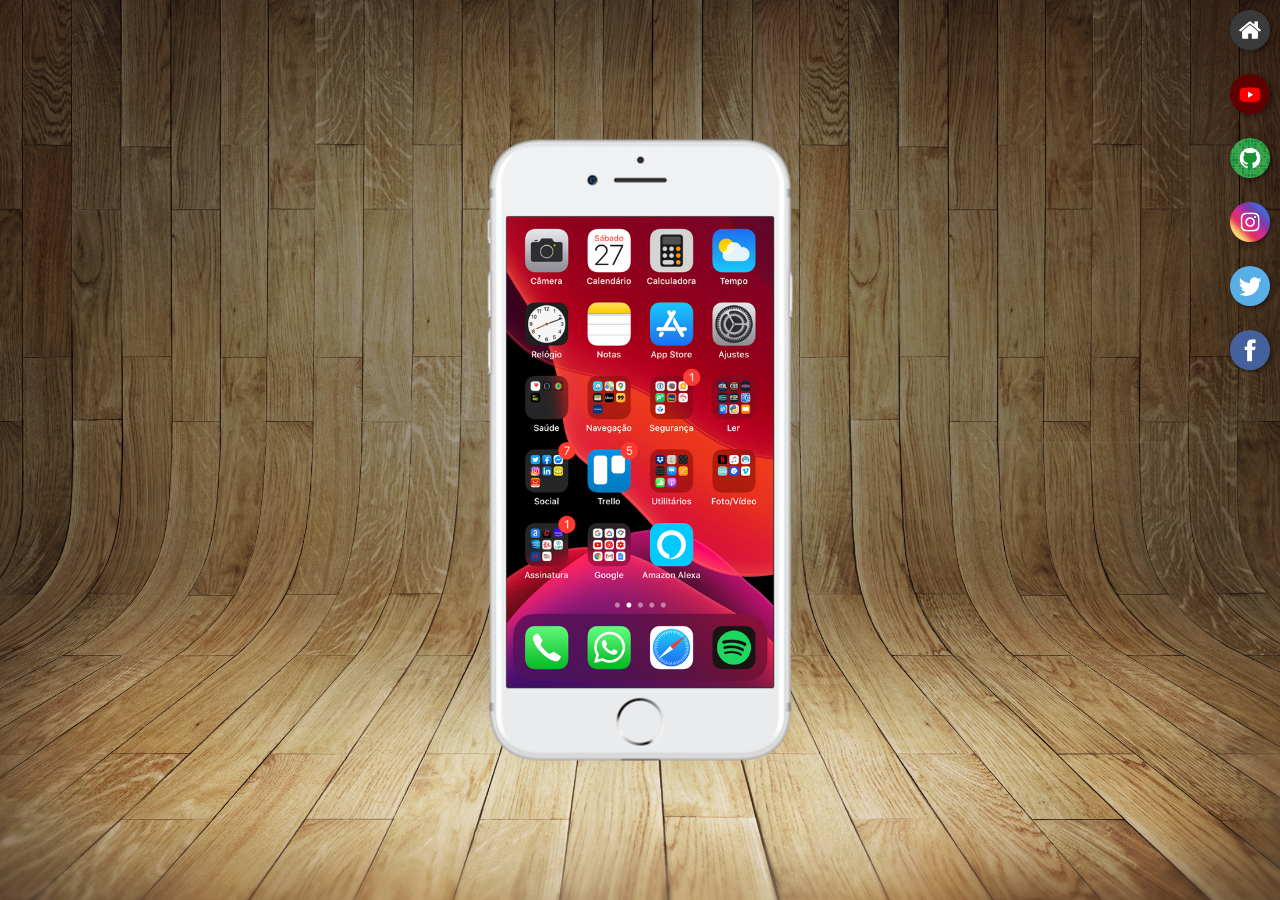
<file: index.html>
<!DOCTYPE html>
<html lang="pt-br">
<head>
    <meta charset="UTF-8">
    <meta name="viewport" content="width=device-width, initial-scale=1.0">
    <title>Projeto redes Sociais</title>
    <link rel="stylesheet" href="style/style.css">
</head>
<body>
    <main>
        <section id="telefone">
            <iframe src="home.html" name="tela" id="tela" frameborder="0"></iframe>
        </section>
        <section id="redes-sociais">
            <a href="home.html" target="tela"> <img src="imagens/logo-home.jpg" alt="Home"></a><br>
            <a href="youtube.html" target="tela"> <img src="imagens/logo-youtube.jpg" alt="Youtube"></a><br>
            <a href="github.html" target="tela"> <img src="imagens/logo-github.jpg" alt="GitHub"></a><br>
            <a href="instagram.html" target="tela"> <img src="imagens/logo-instagram.jpg" alt="Instagram"></a><br>
            <a href="twitter.html" target="tela"> <img src="imagens/logo-twitter.jpg" alt="Twitter"></a><br>
            <a href="facebook.html" target="tela"> <img src="imagens/logo-facebook.jpg" alt="Facebook"></a><br>
        </section>
    </main>   
</body>
</html>
</file>
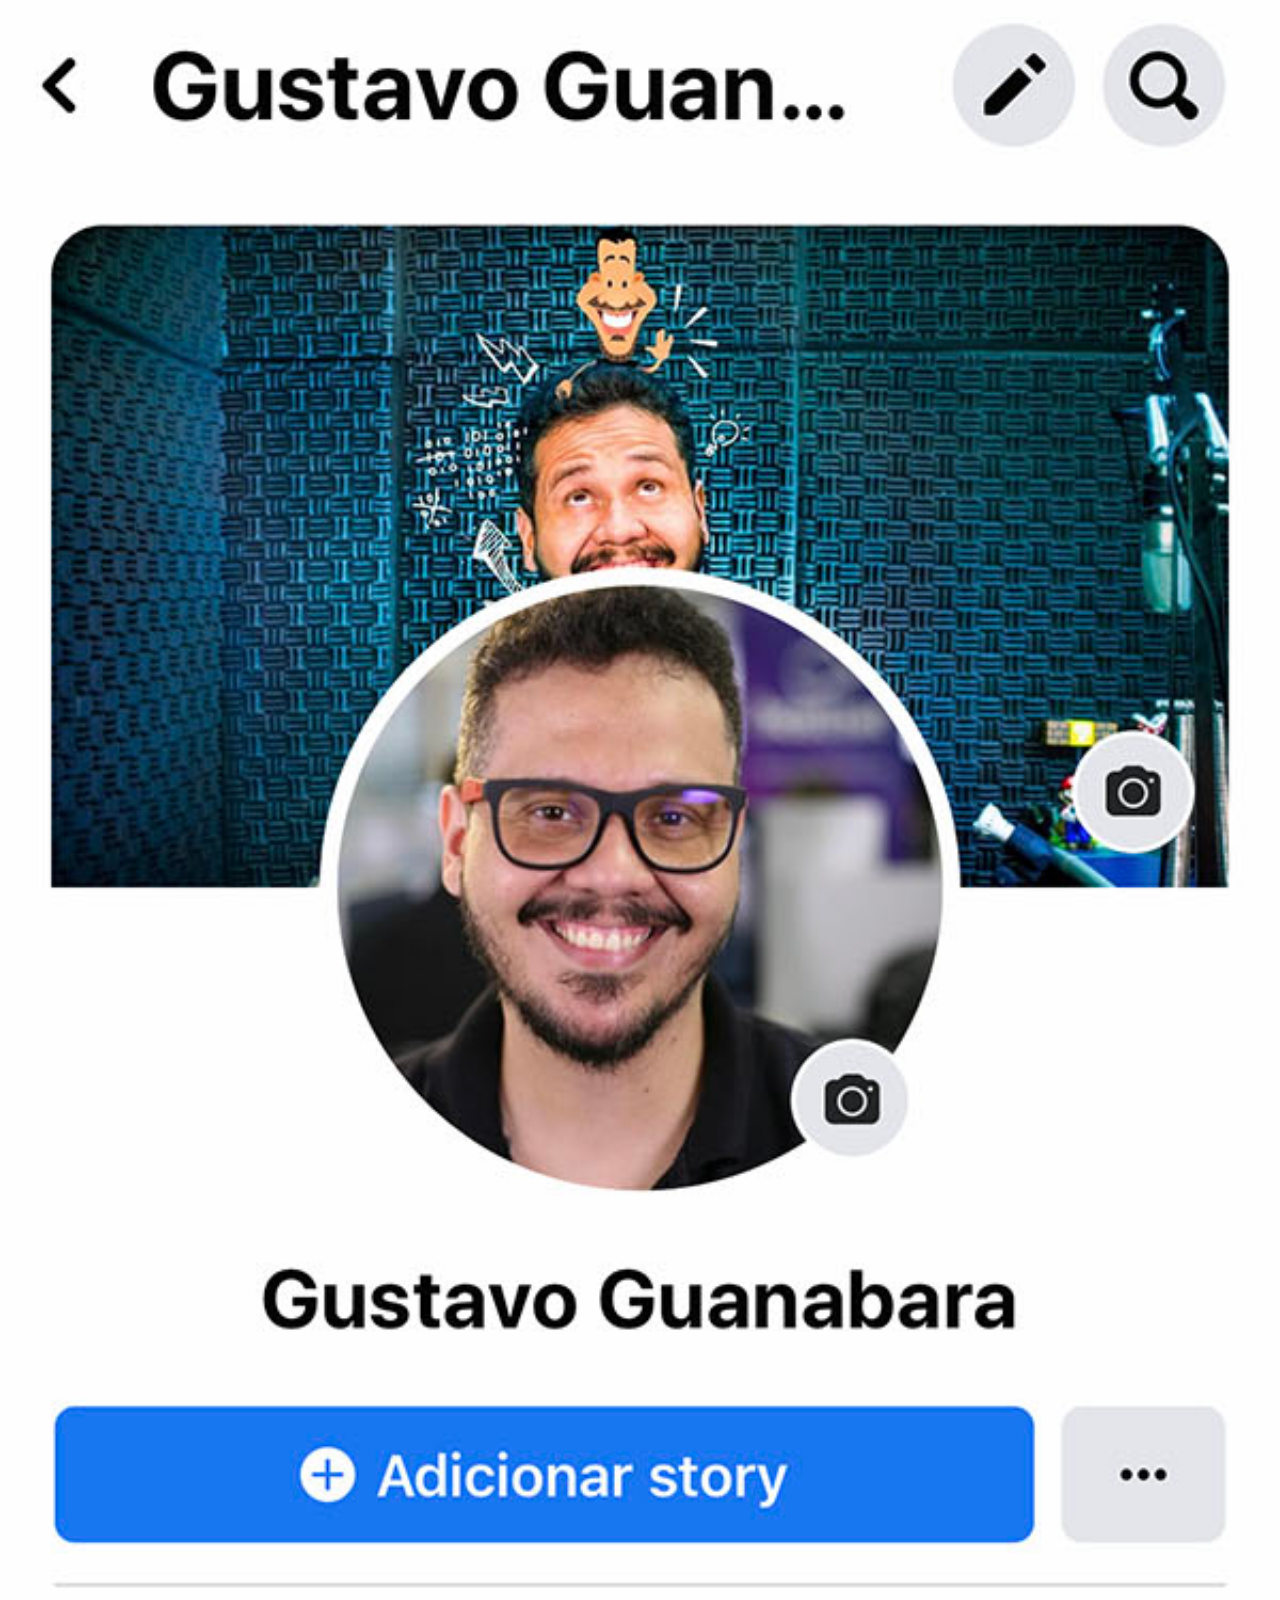
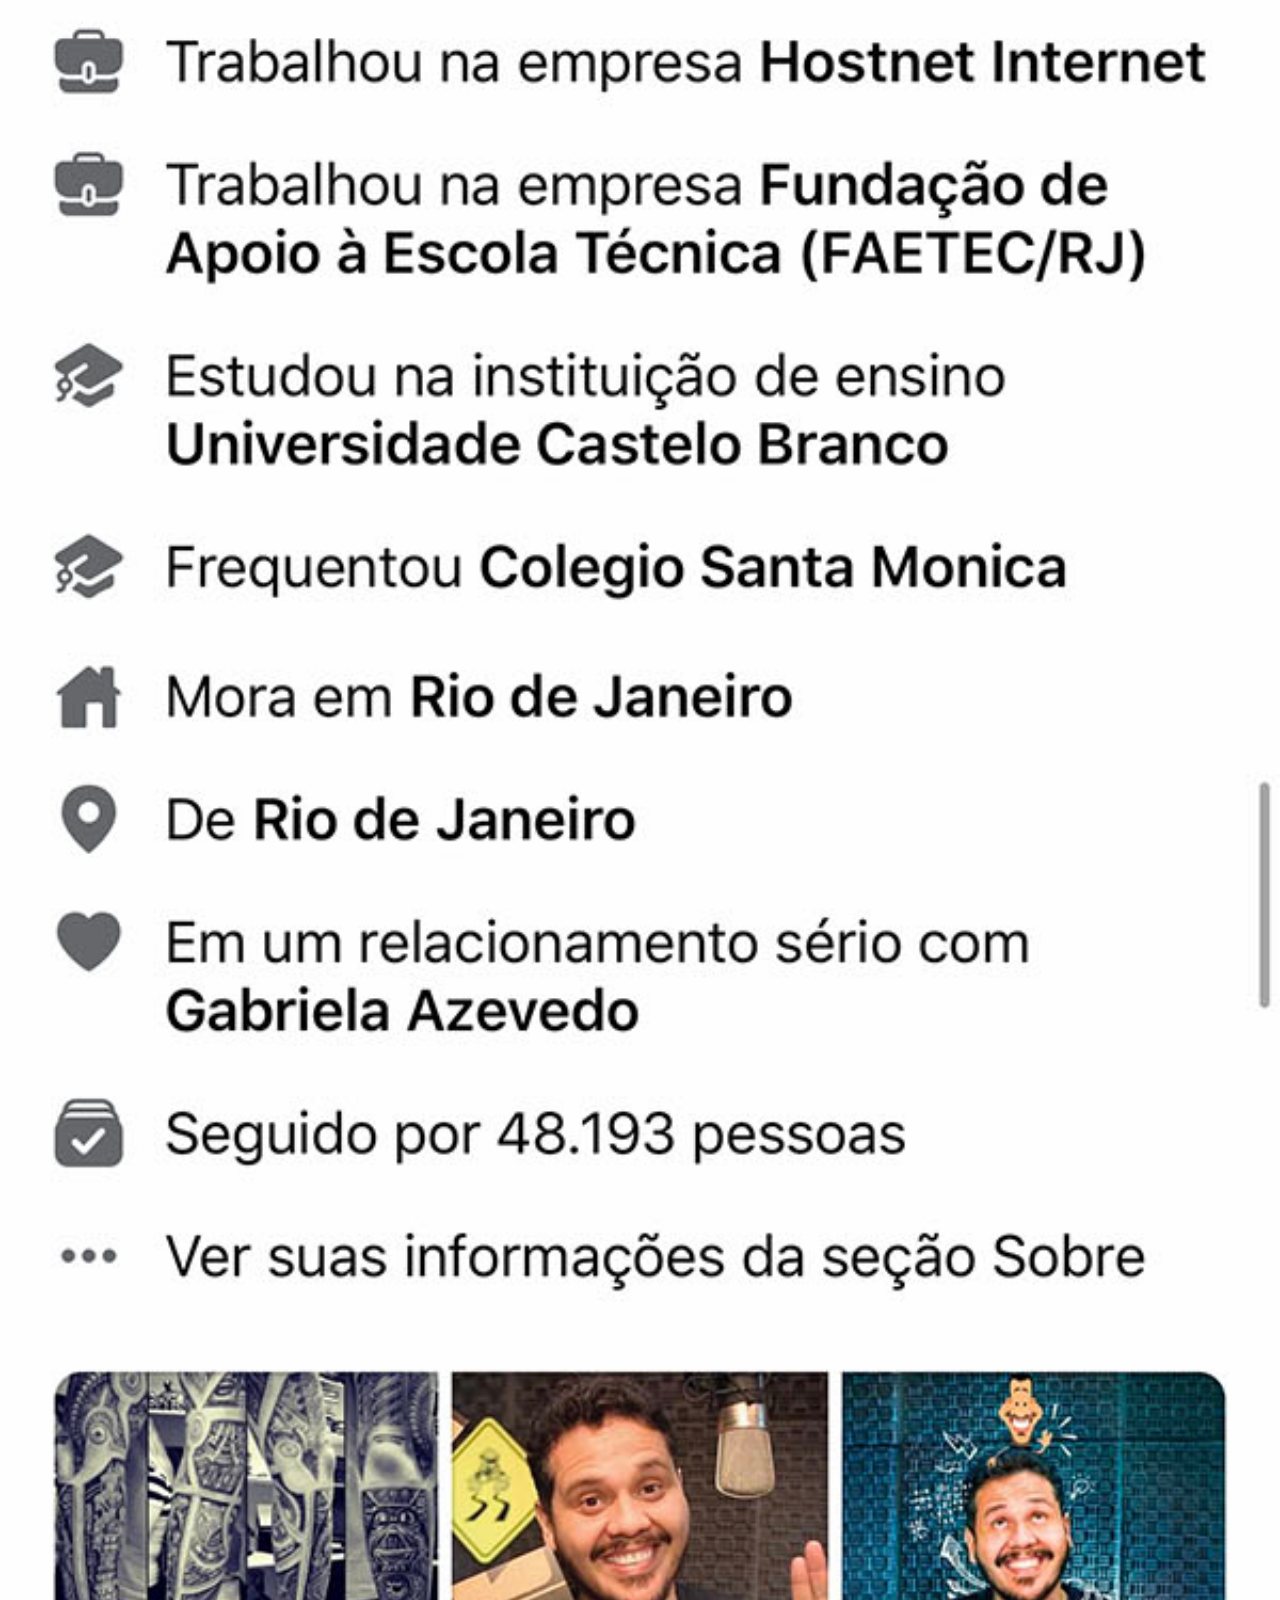
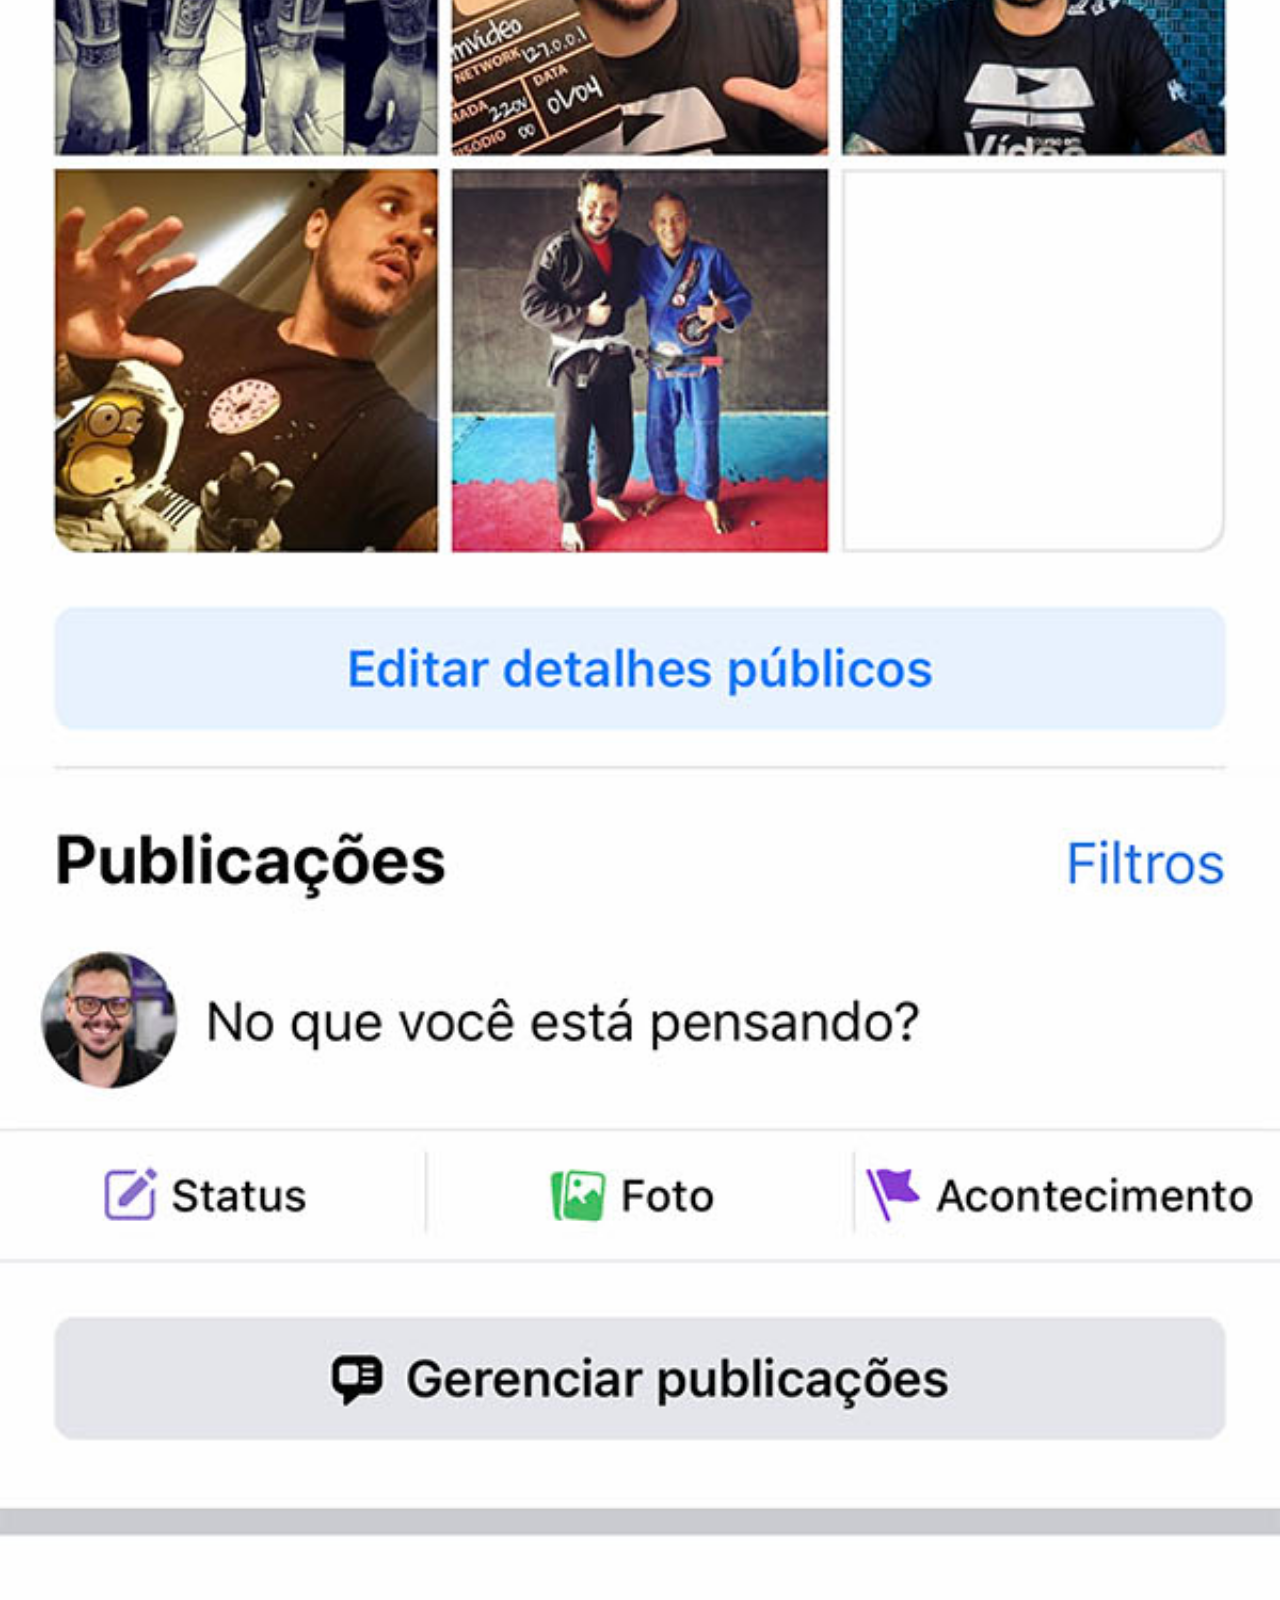
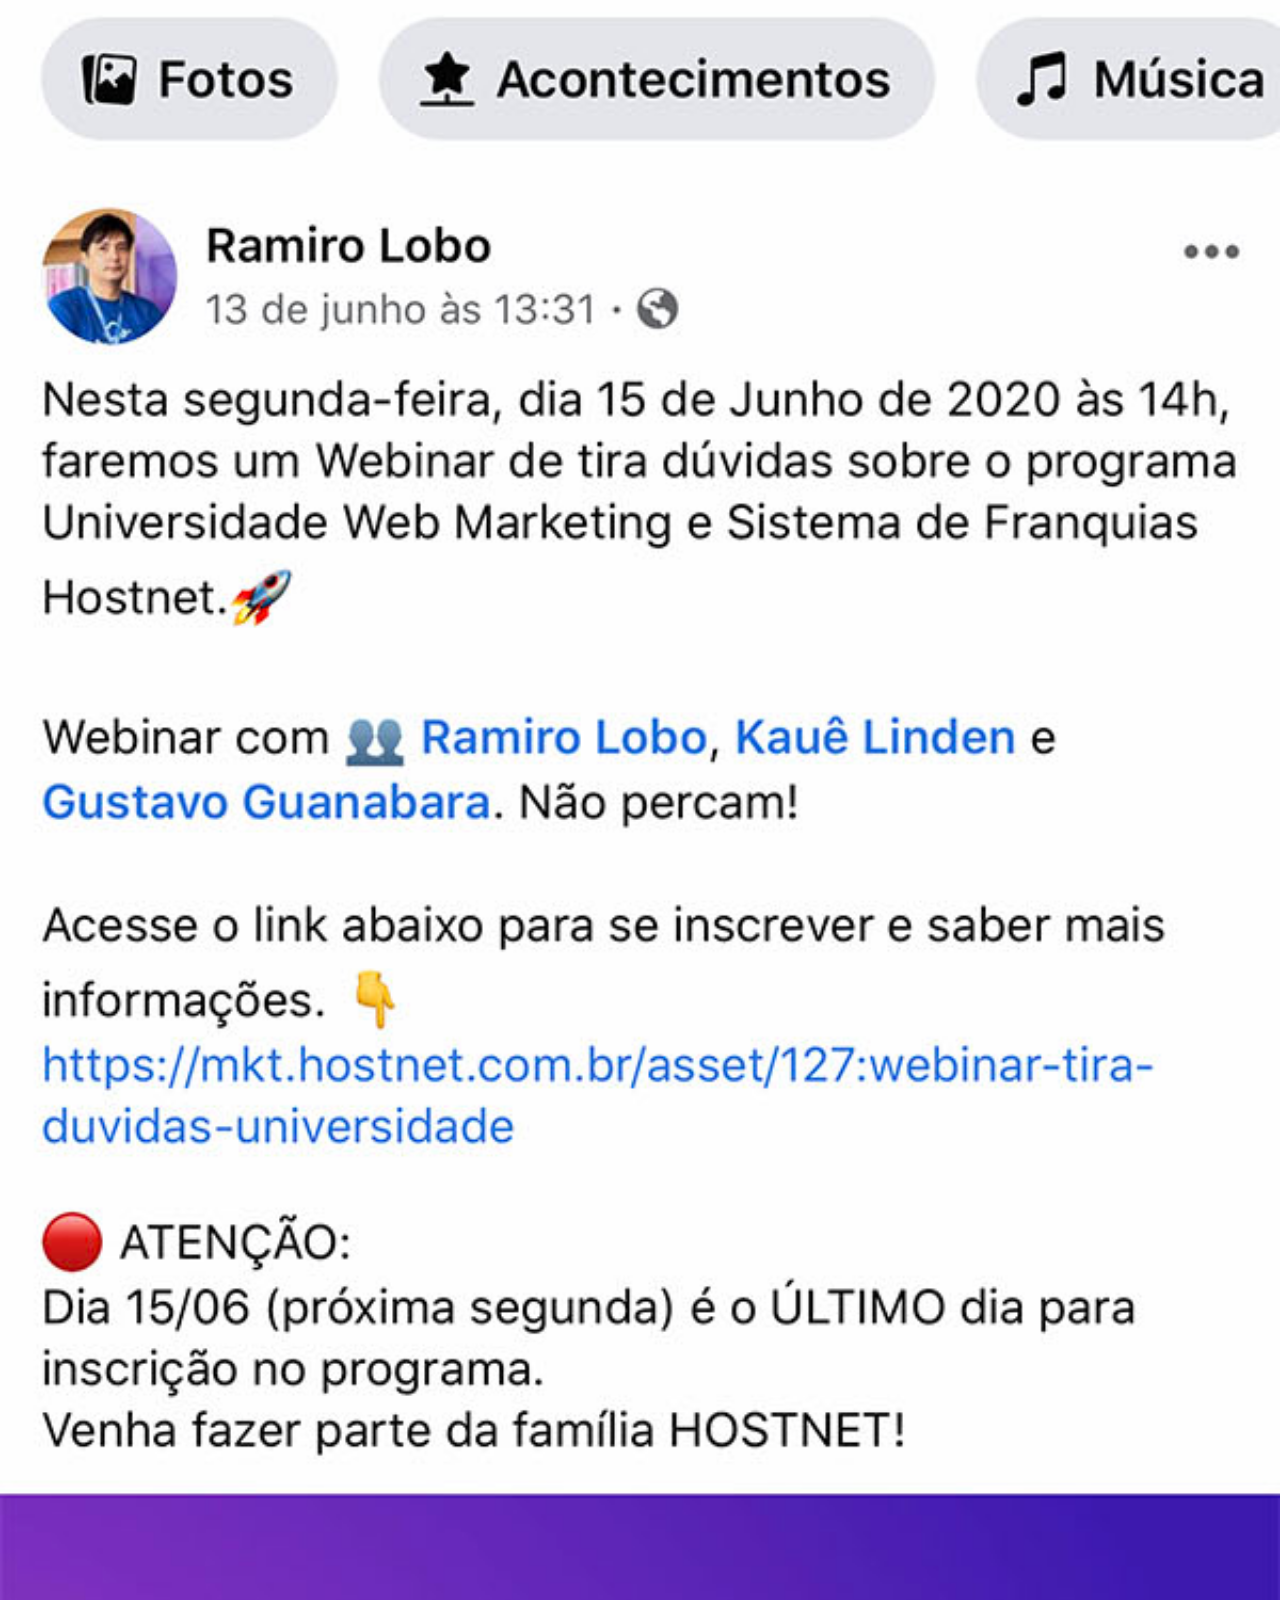
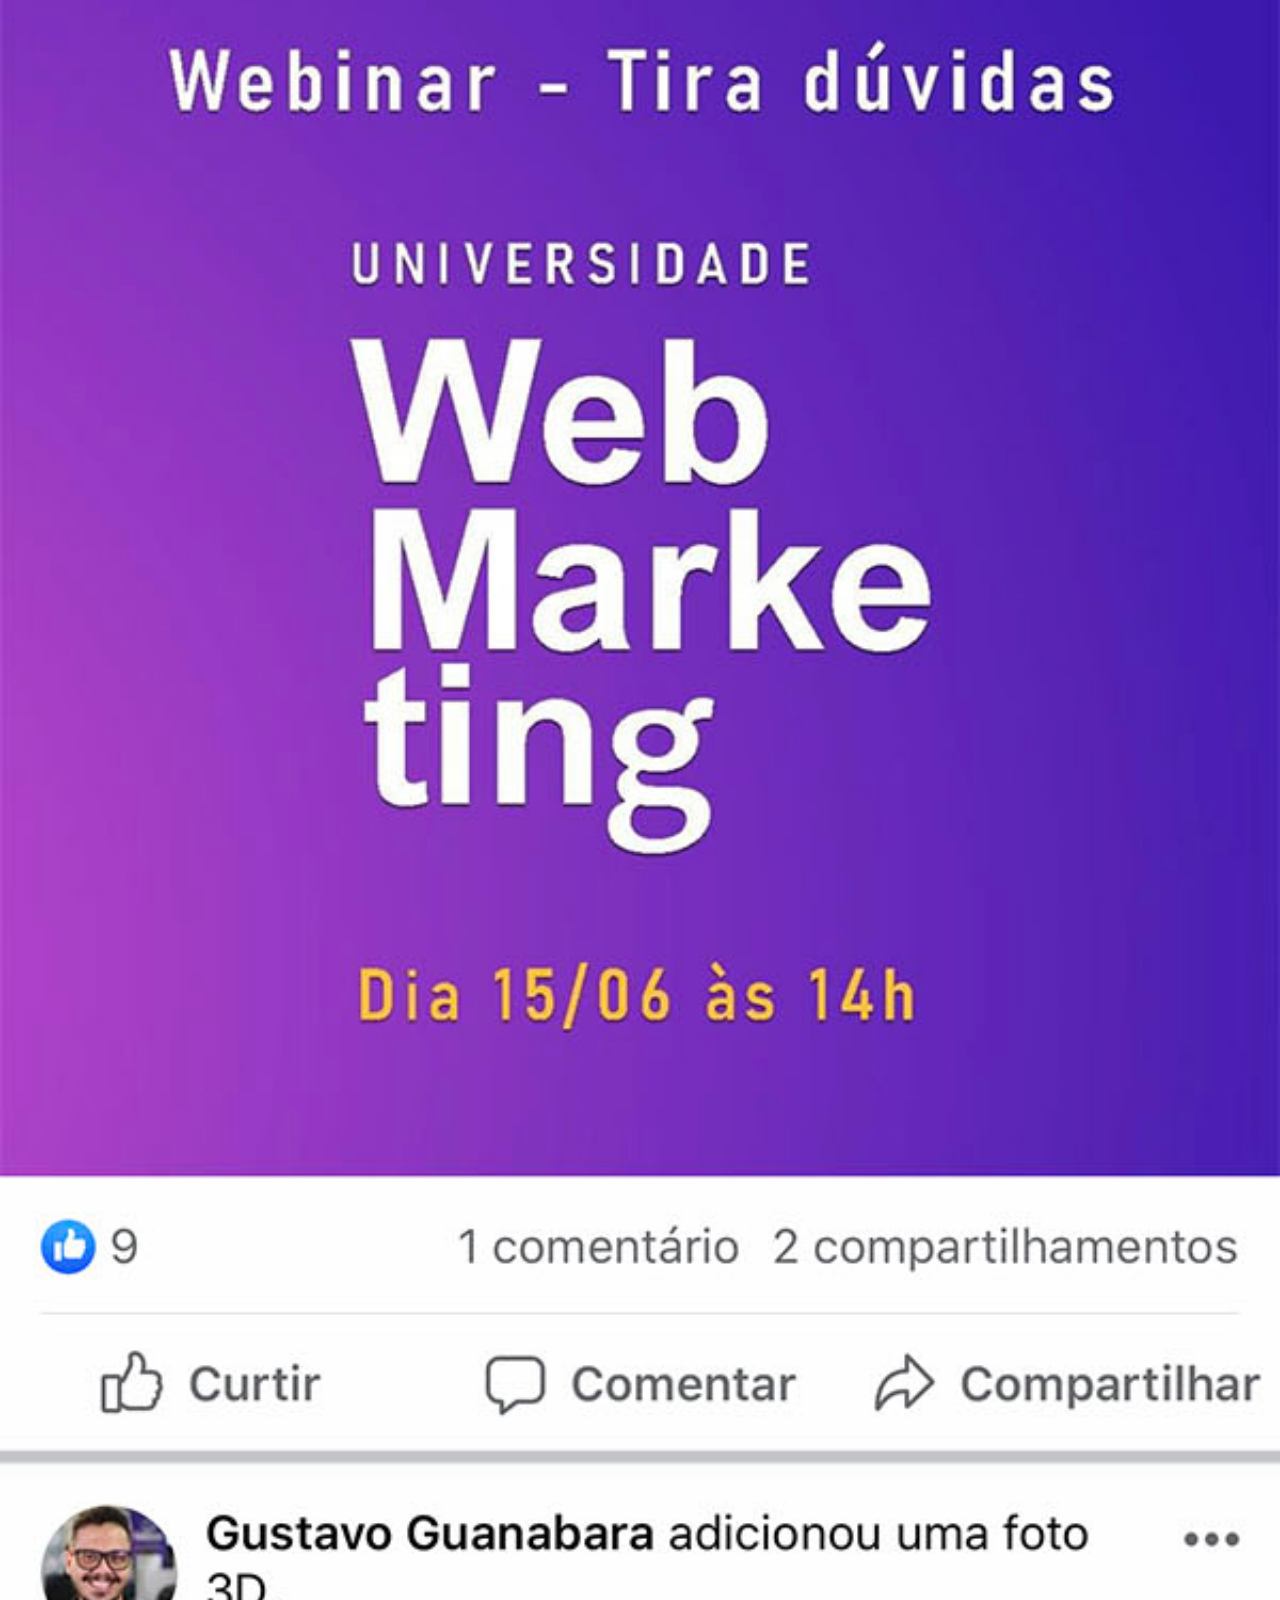
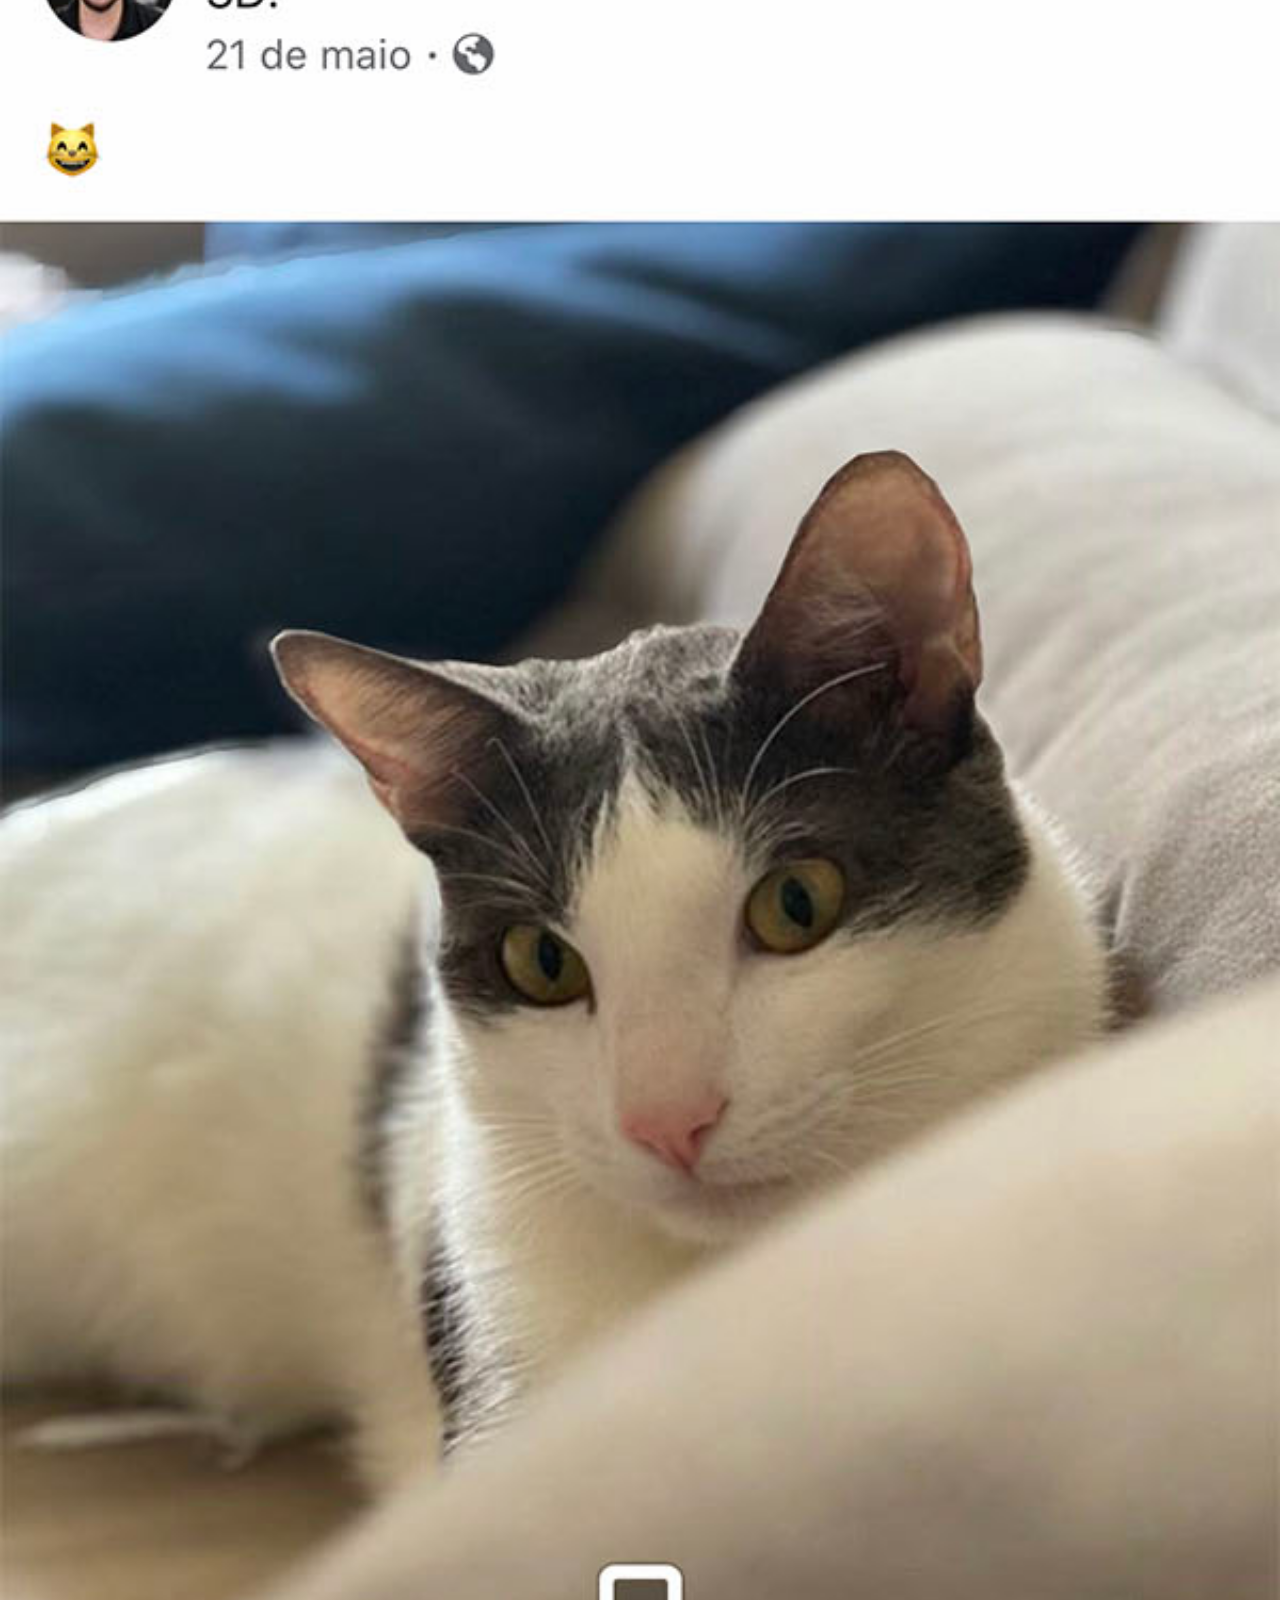
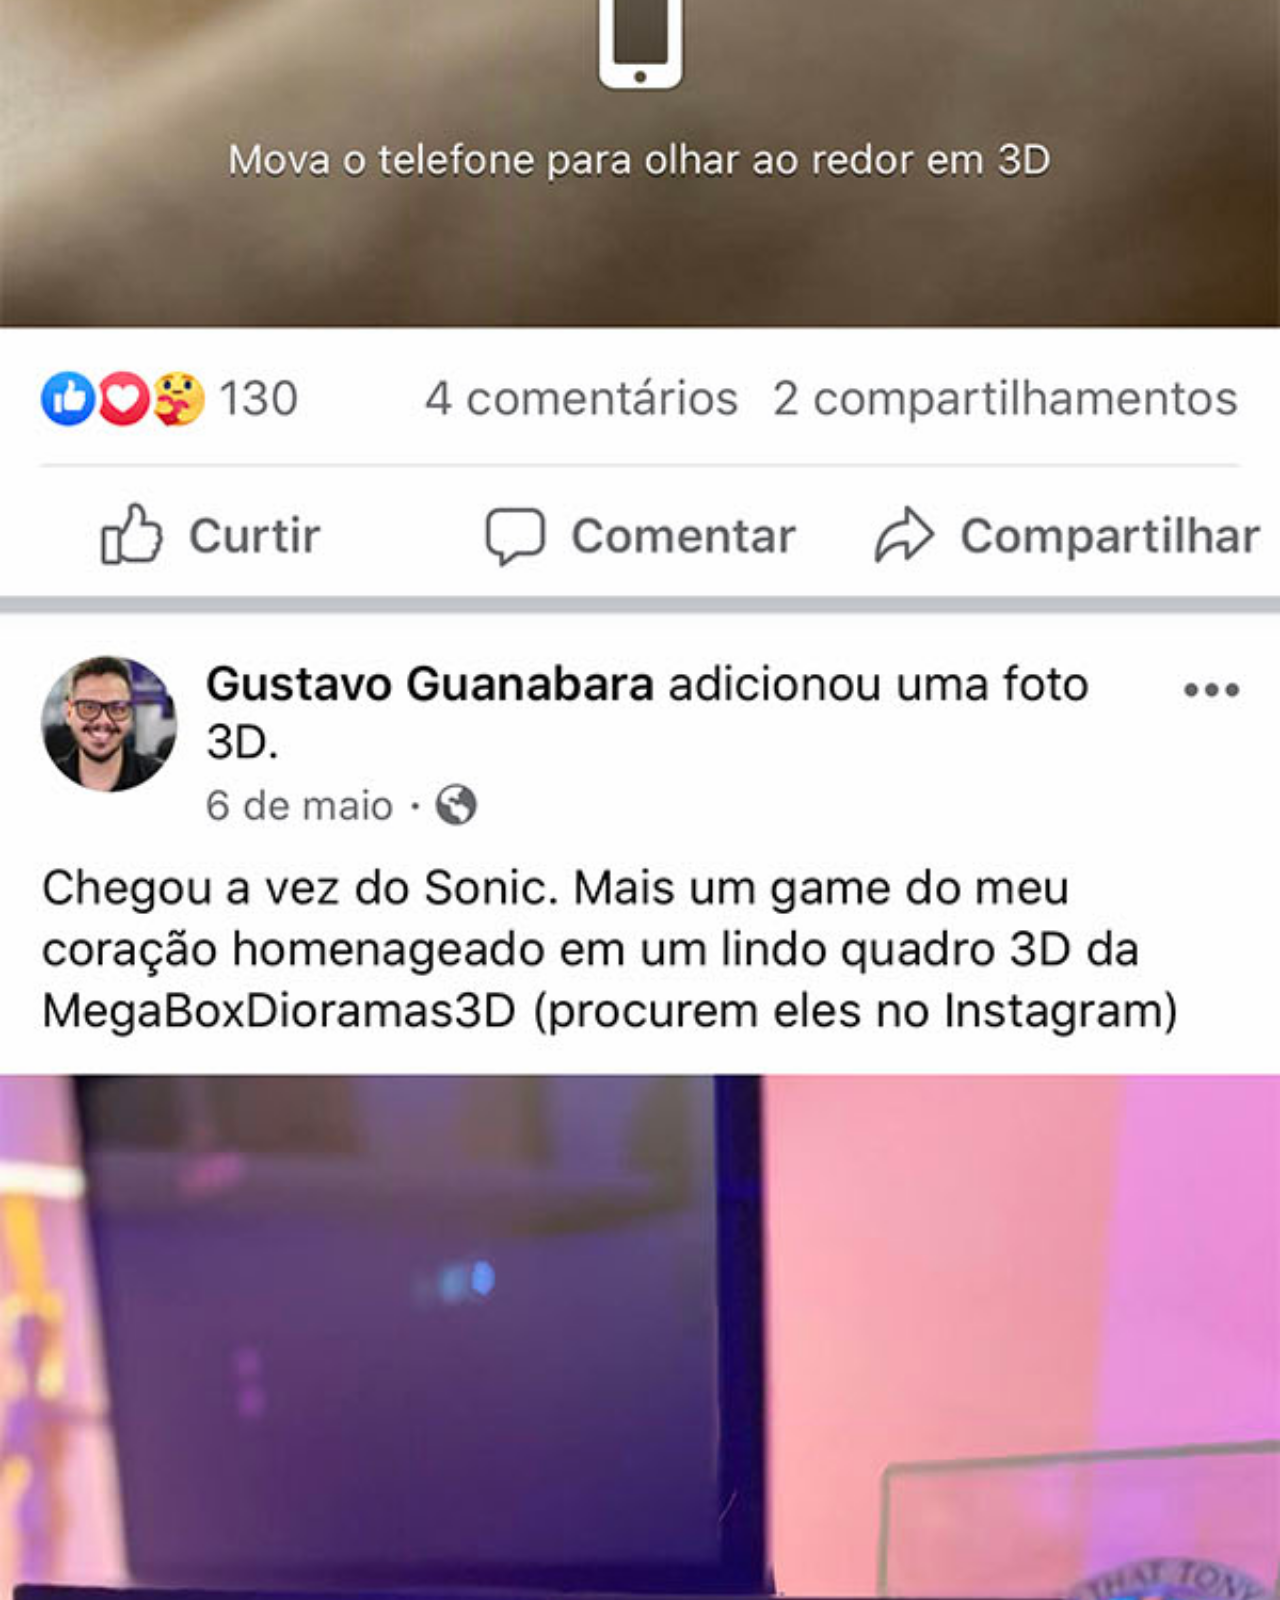
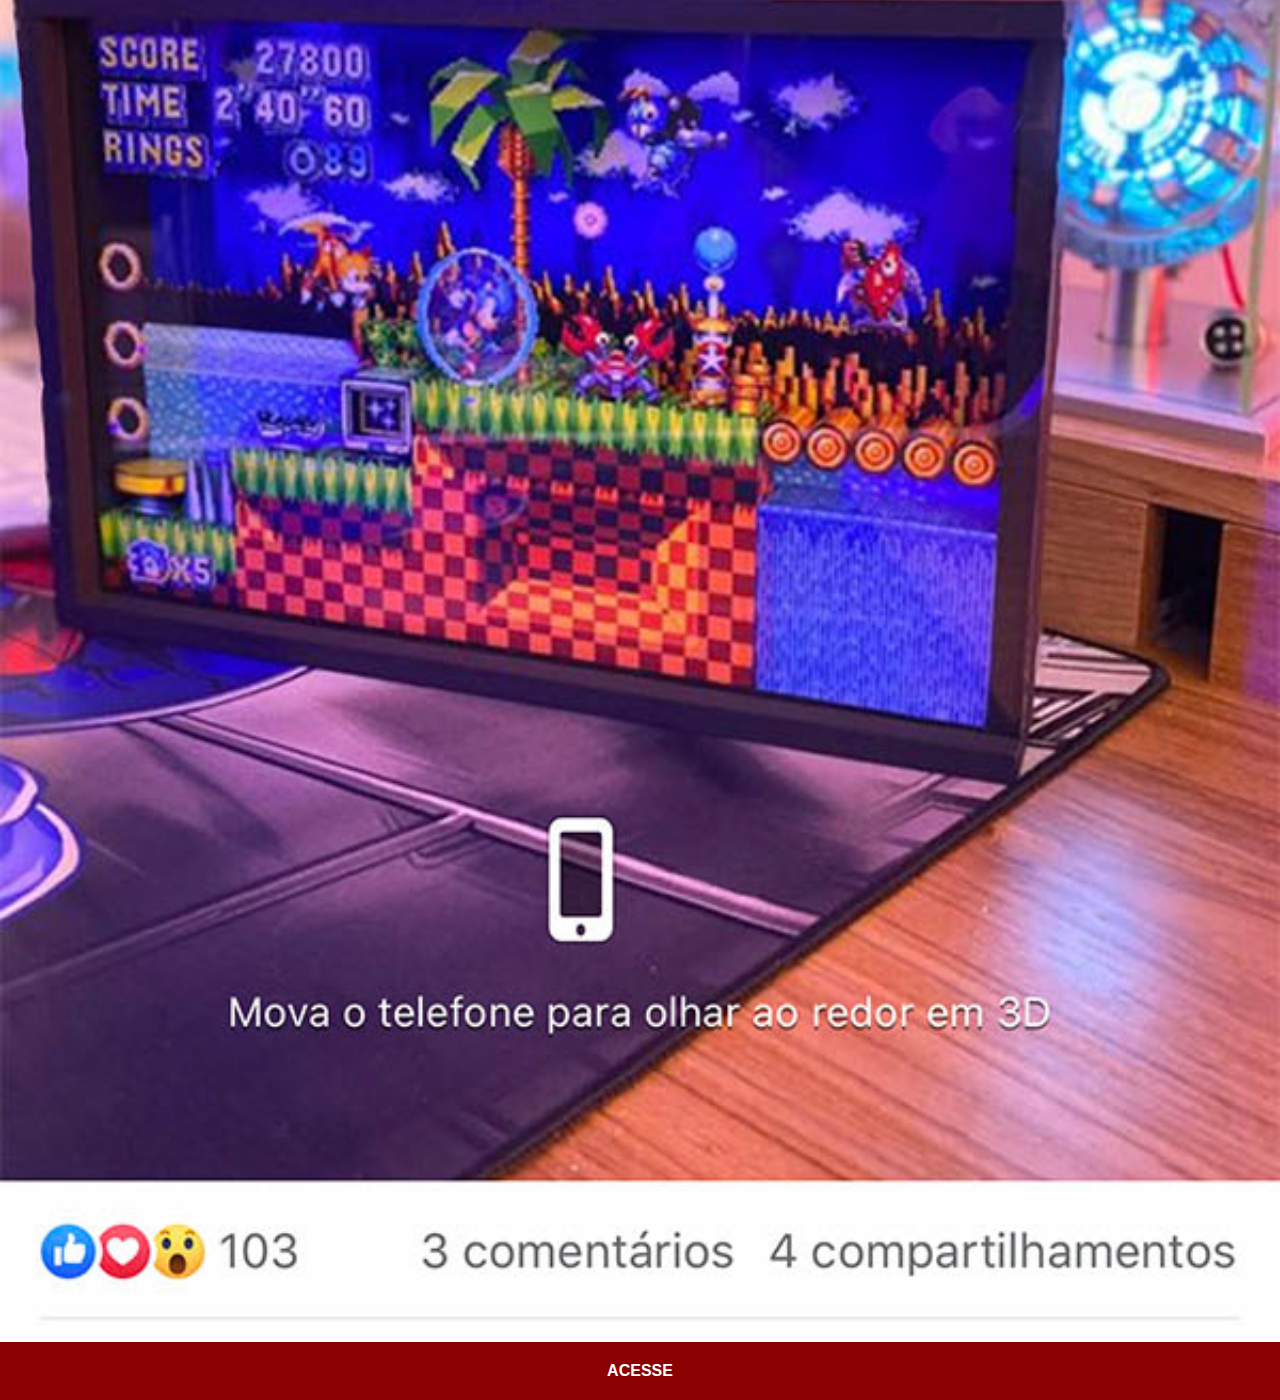
<file: facebook.html>
<!DOCTYPE html>
<html lang="pt--br">
<head>
    <meta charset="UTF-8">
    <meta name="viewport" content="width=device-width, initial-scale=1.0">
    <title>Facebook</title>
    <link rel="stylesheet" href="style/social.css">
</head>
<body>
    <img src="imagens/tela-facebook.jpg" alt="Facebook"> <a href="https://www.facebook.com/gustavoguanabara" target="_blank">ACESSE</a>
</body>
</html>
</file>
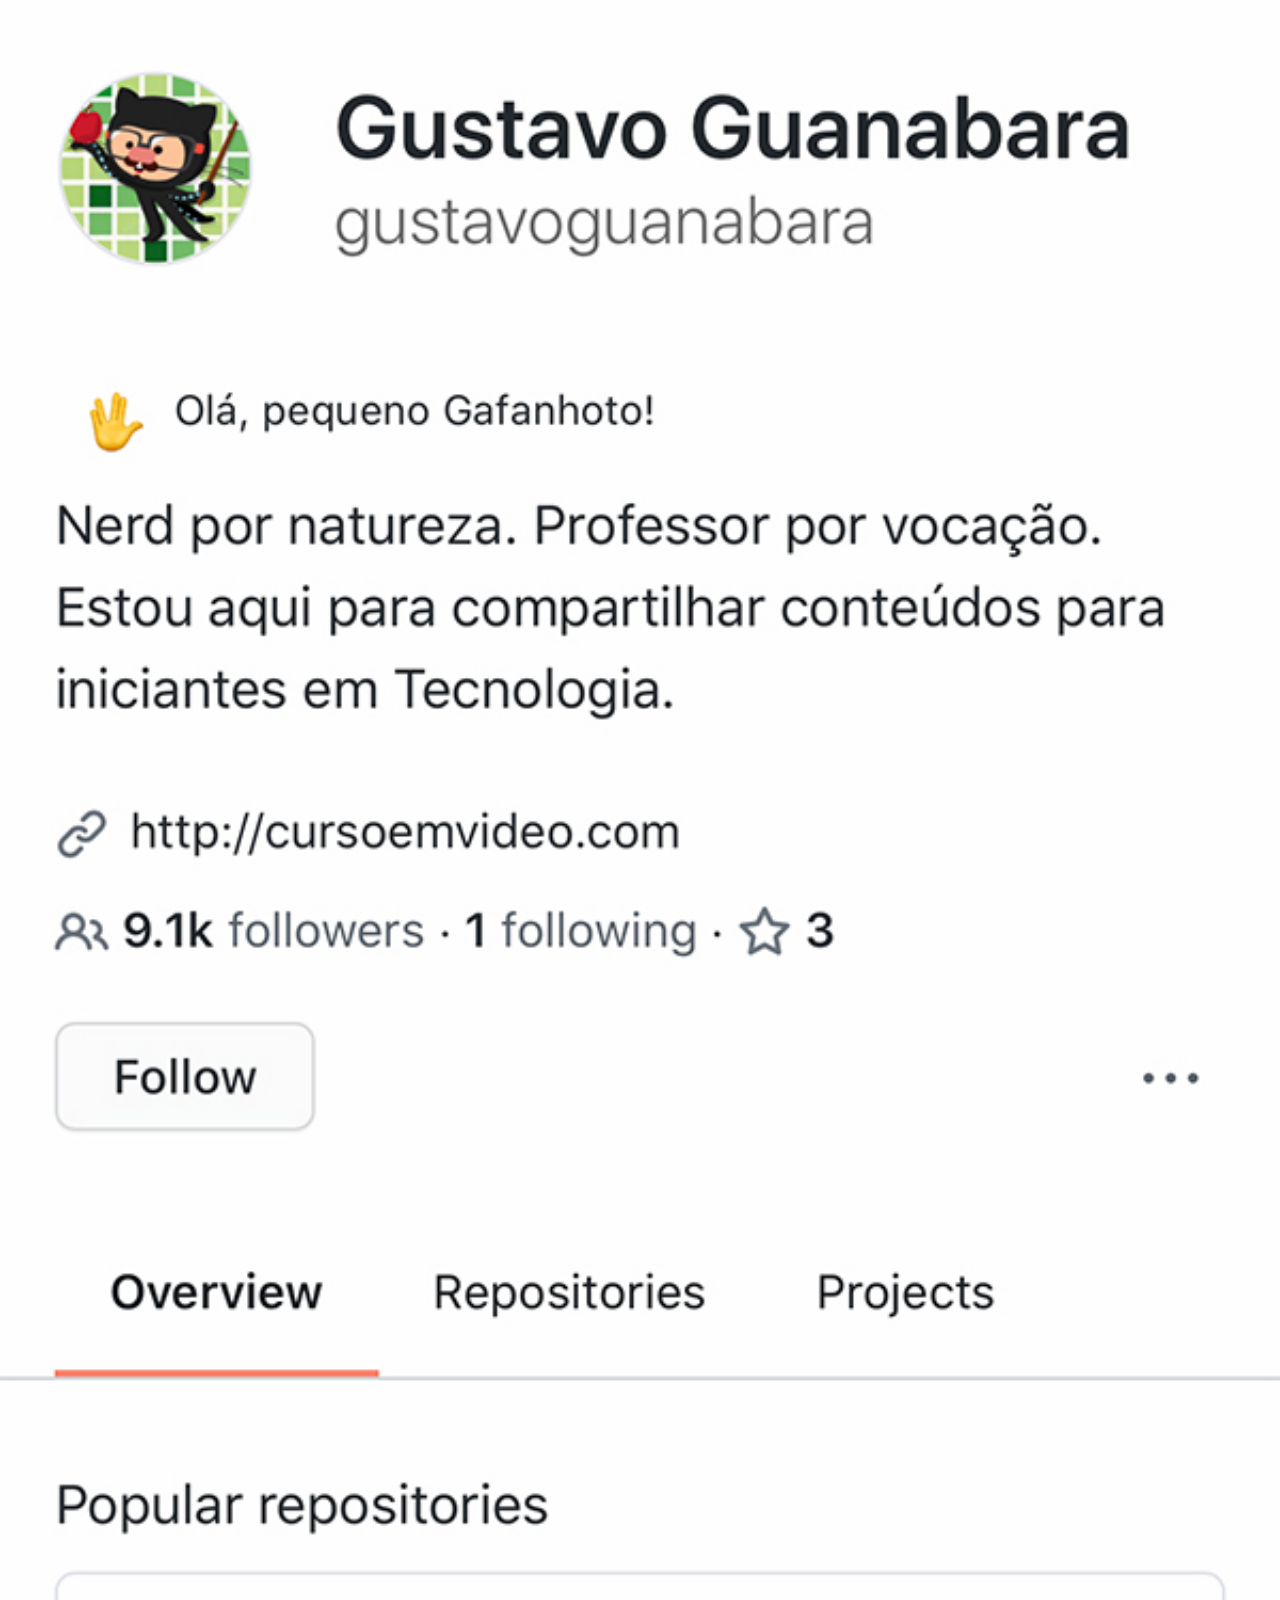
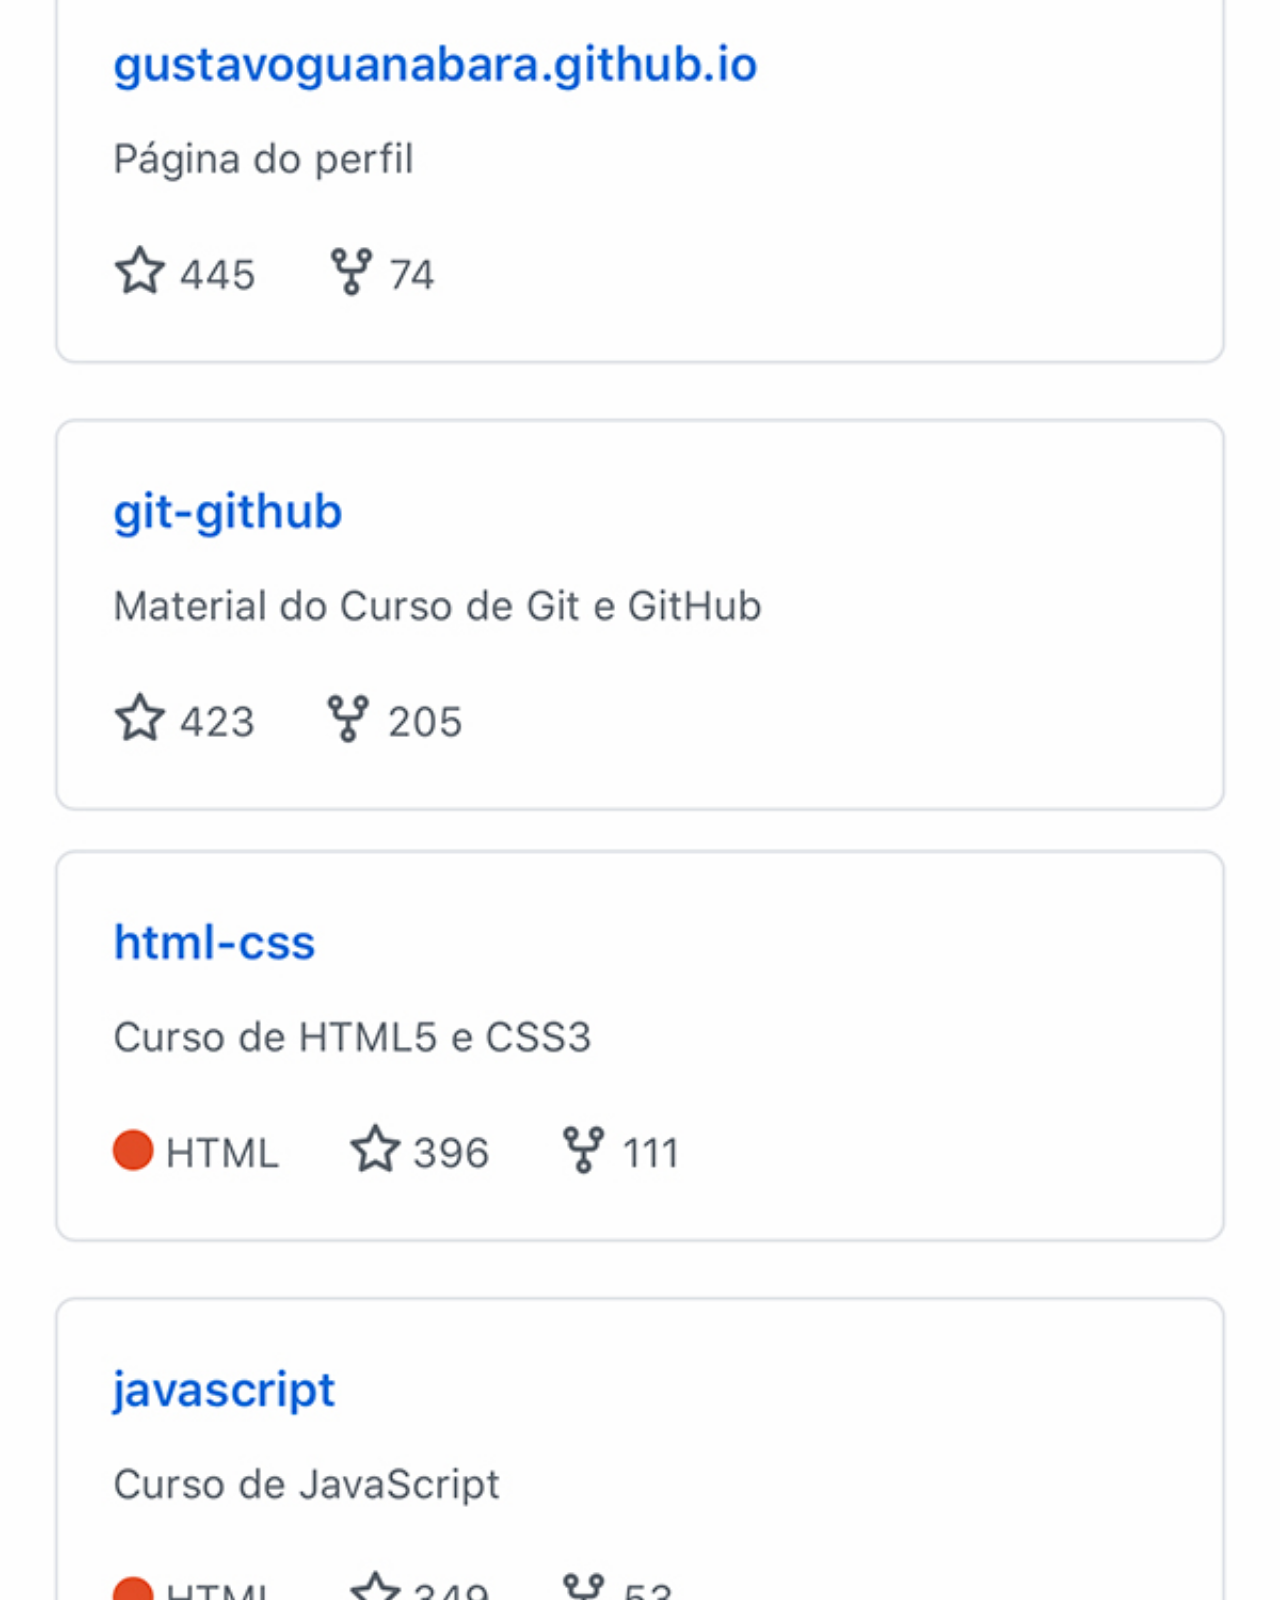
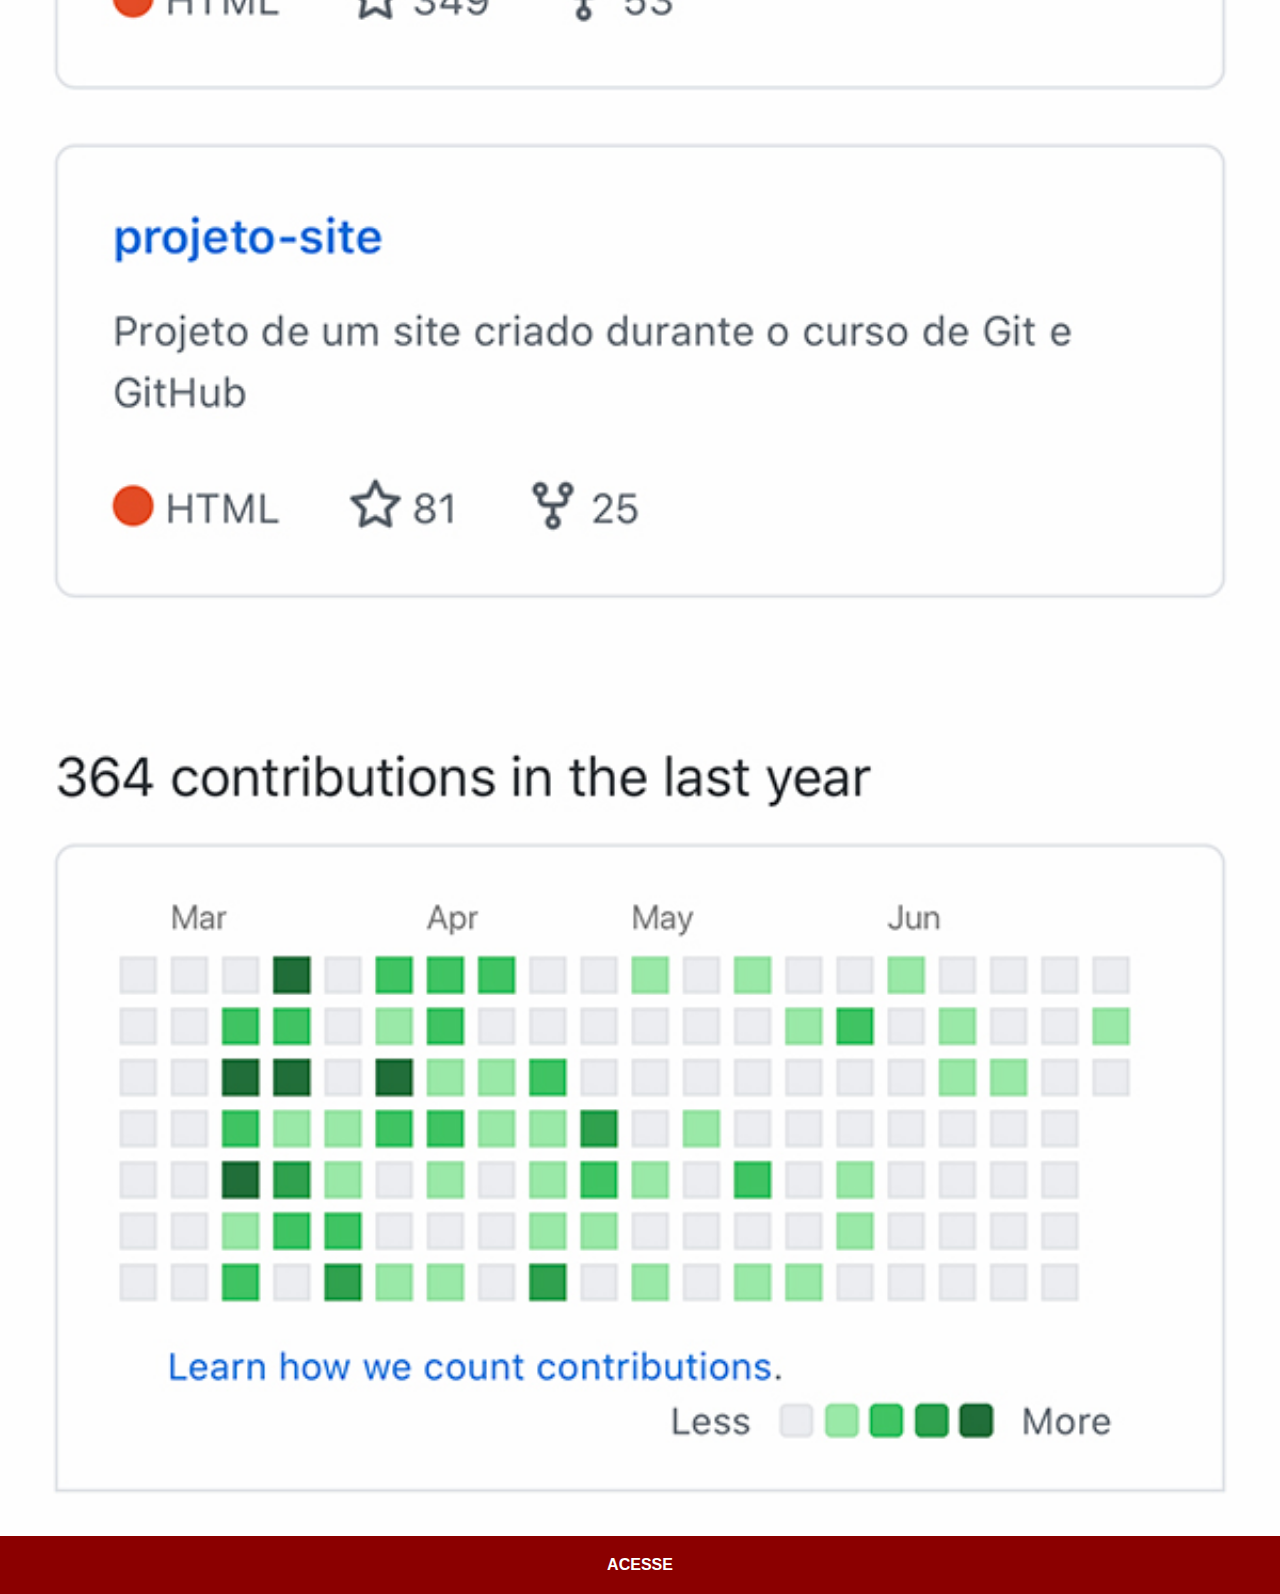
<file: github.html>
<!DOCTYPE html>
<html lang="pt-br">
<head>
    <meta charset="UTF-8">
    <meta name="viewport" content="width=device-width, initial-scale=1.0">
    <title>Document</title>
    <link rel="stylesheet" href="style/social.css">
</head>
<body>
    <img src="imagens/tela-github.jpg" alt="GitHub"> <a href="https://gustavoguanabara.github.io/" target="_blank">ACESSE</a>
</body>
</html>
</file>
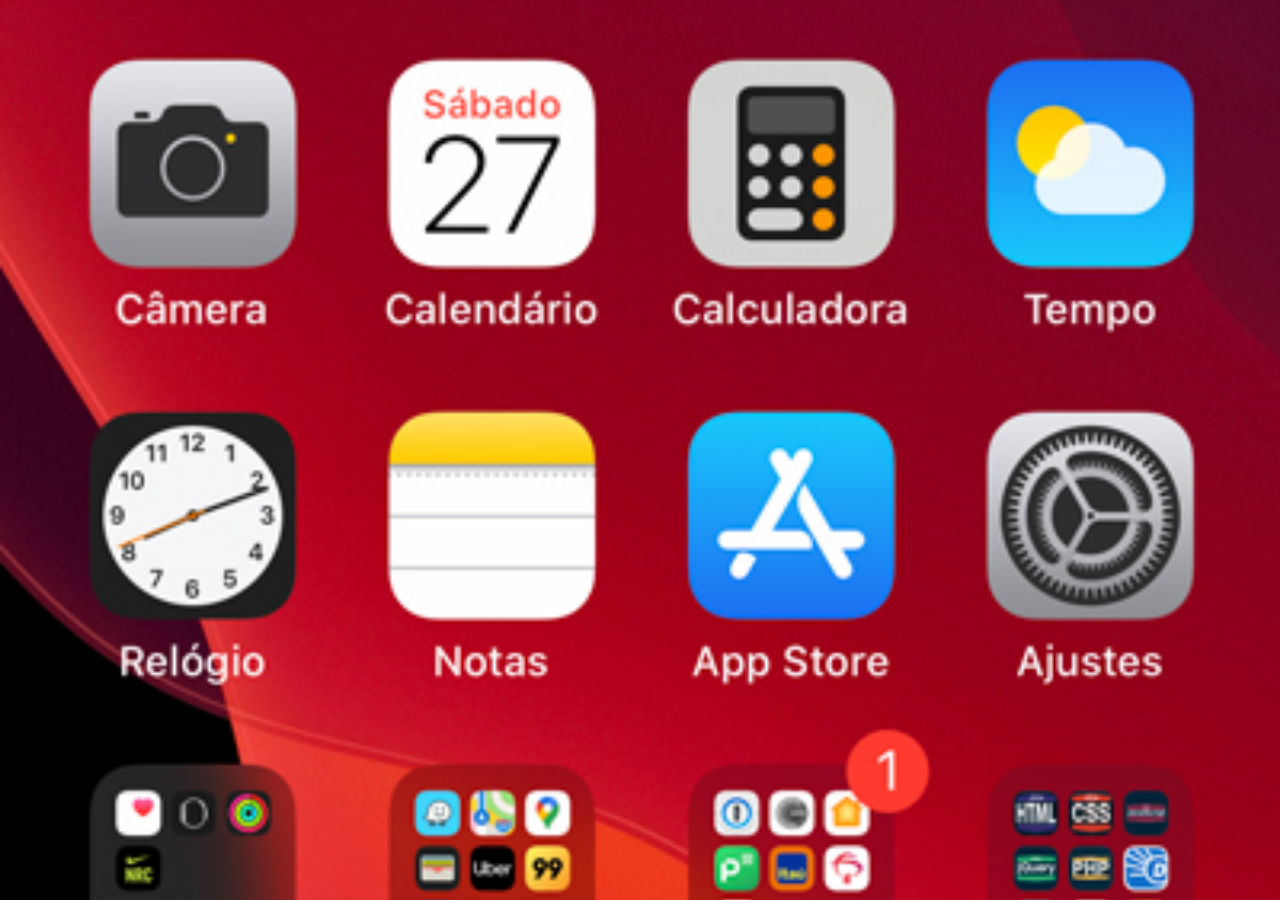
<file: home.html>
<!DOCTYPE html>
<html lang="pt-br">
<head>
    <meta charset="UTF-8">
    <meta name="viewport" content="width=device-width, initial-scale=1.0">
    <title>Home</title>
</head>
<style>
    * {
        margin: 0px;
        padding: 0px;
    }

    body {
        width: 100vw;
        height: 100vh;
        background: black url(imagens/tela-home.jpg) no-repeat top center;
        background-size: cover;
    }
</style>
<body>
    
</body>
</html>
</file>
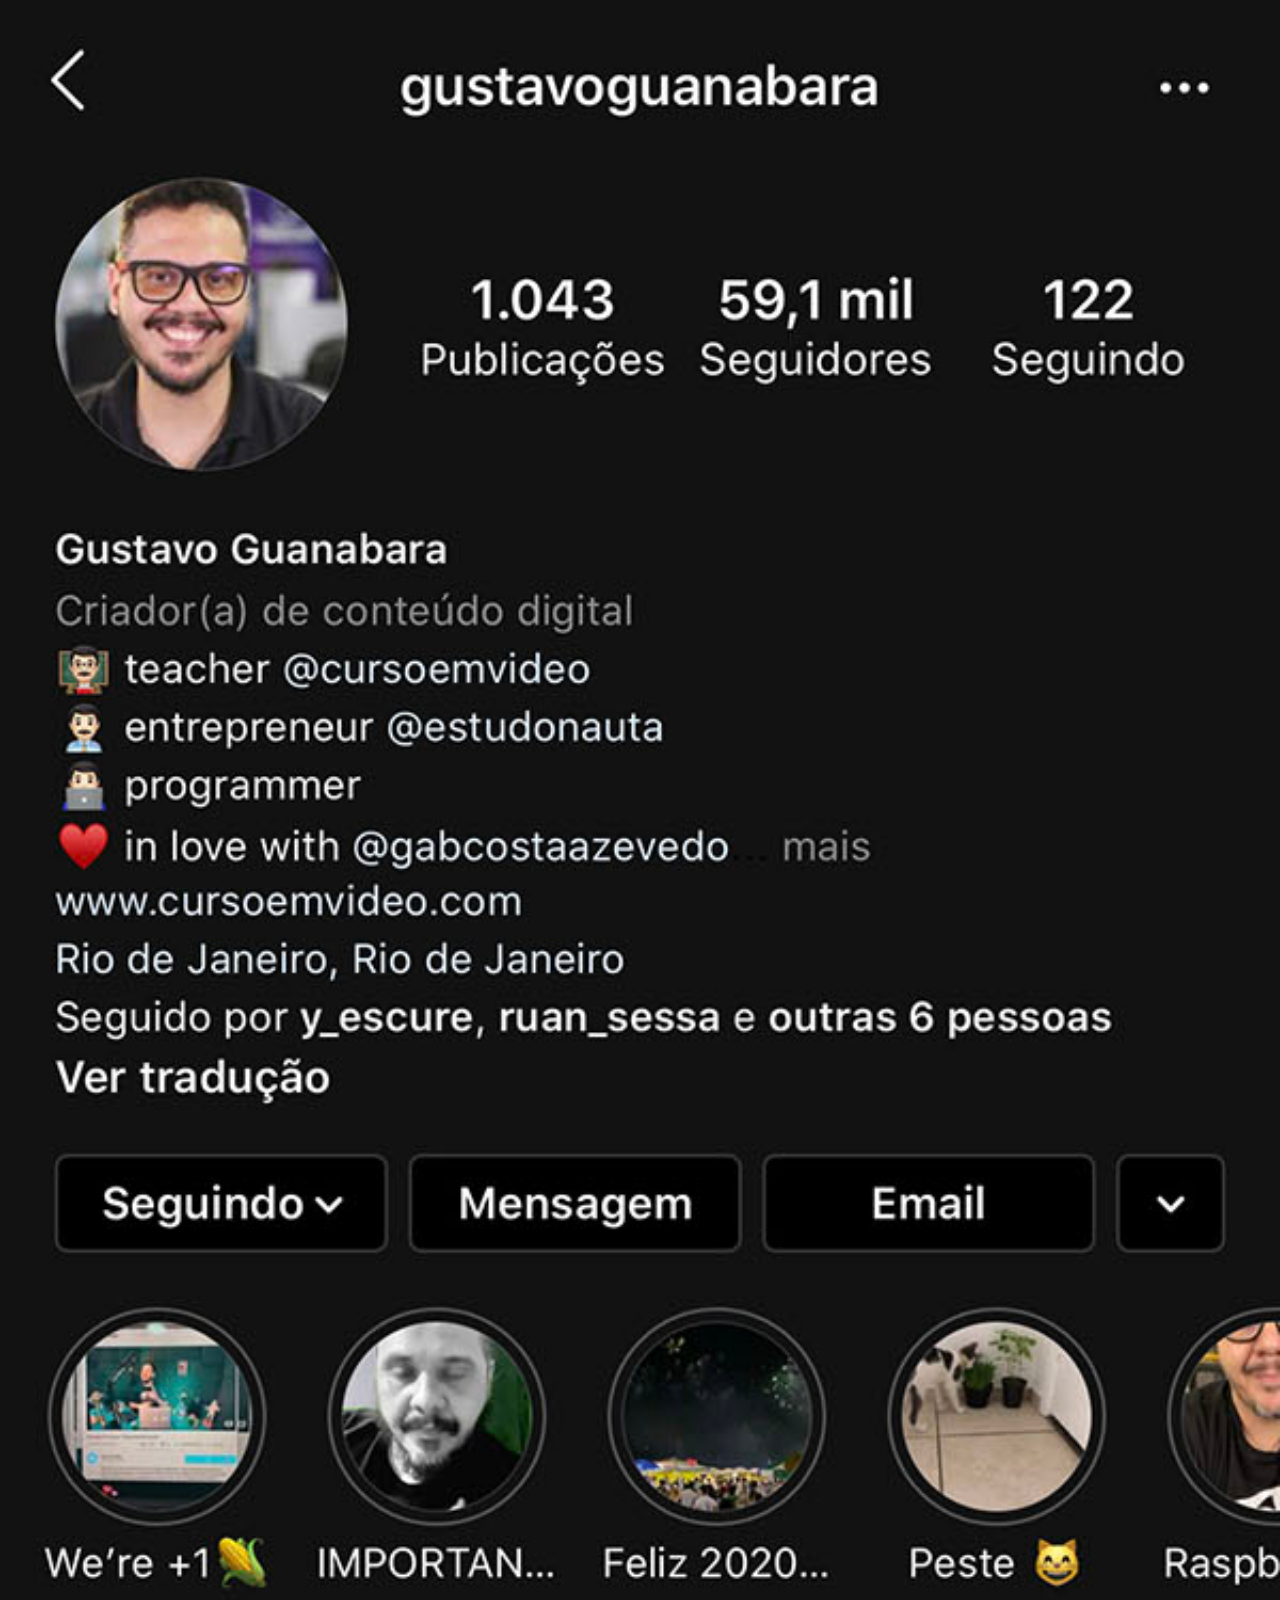
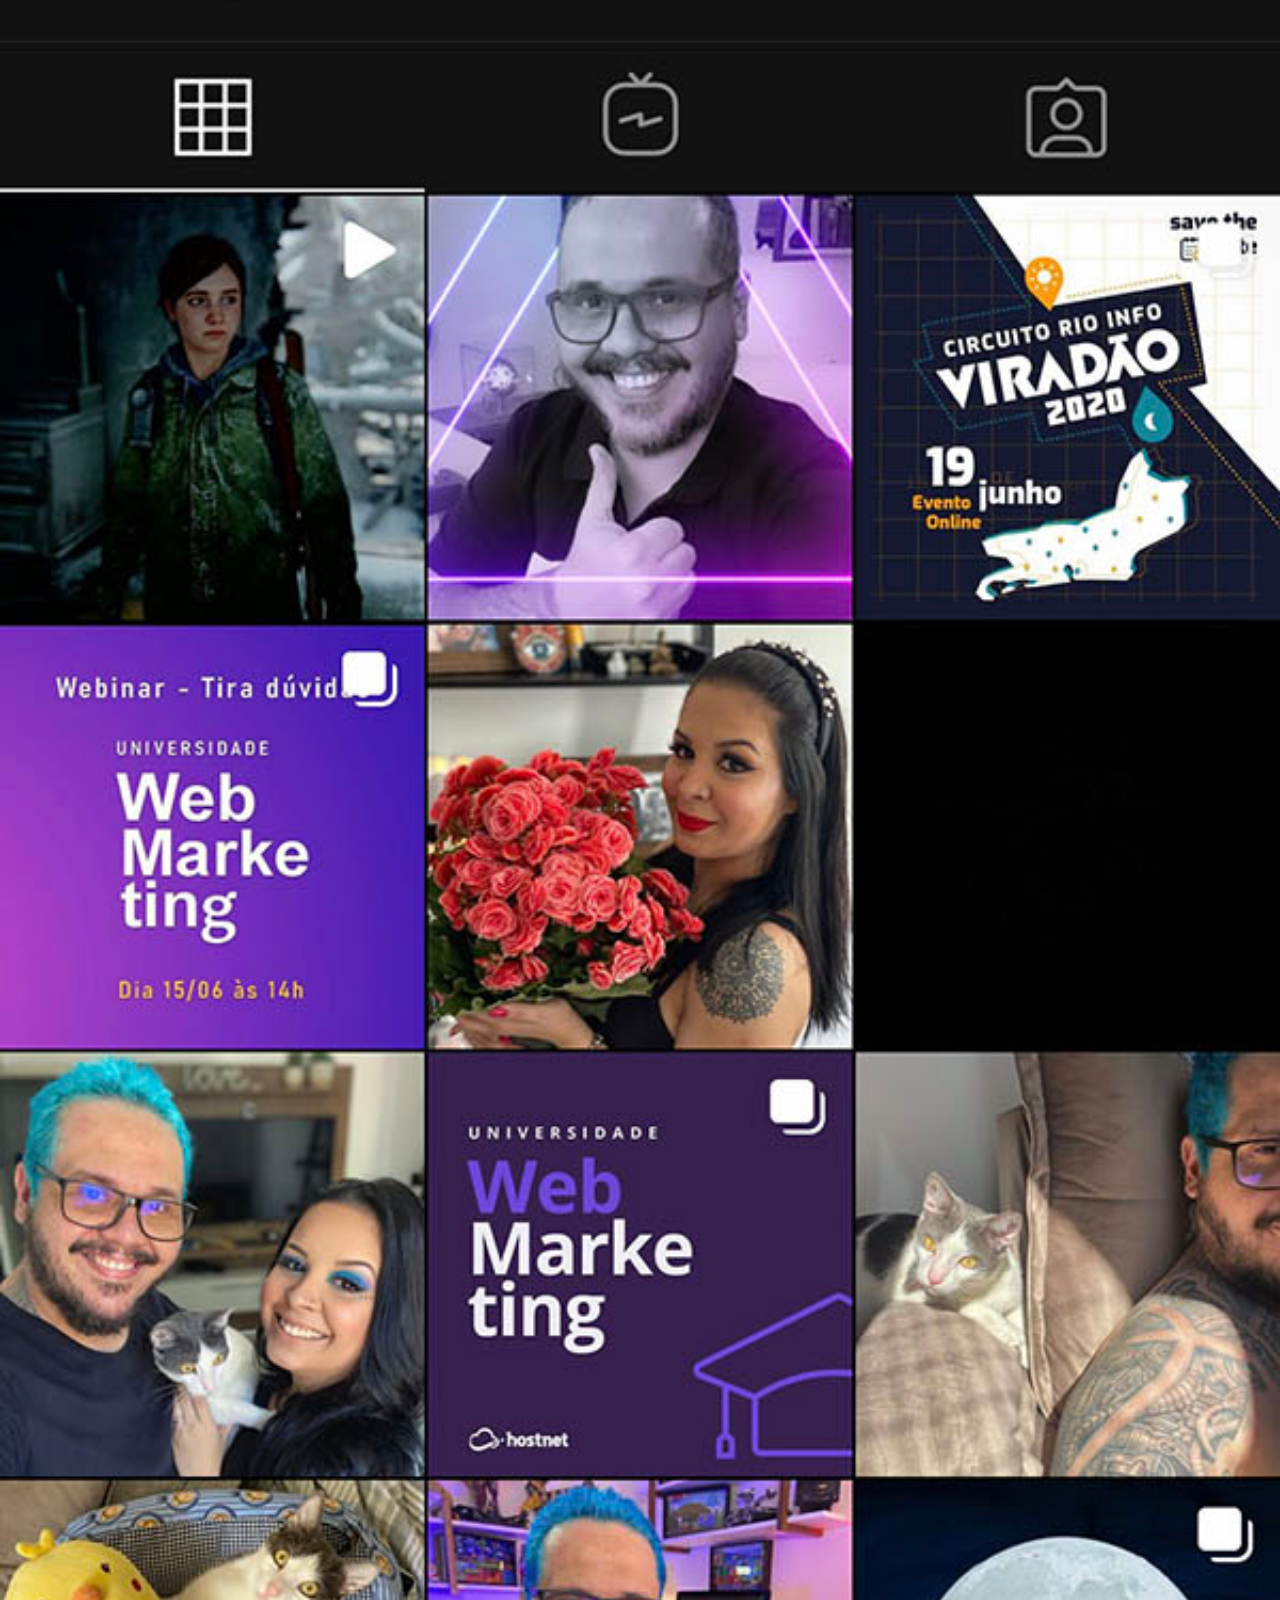
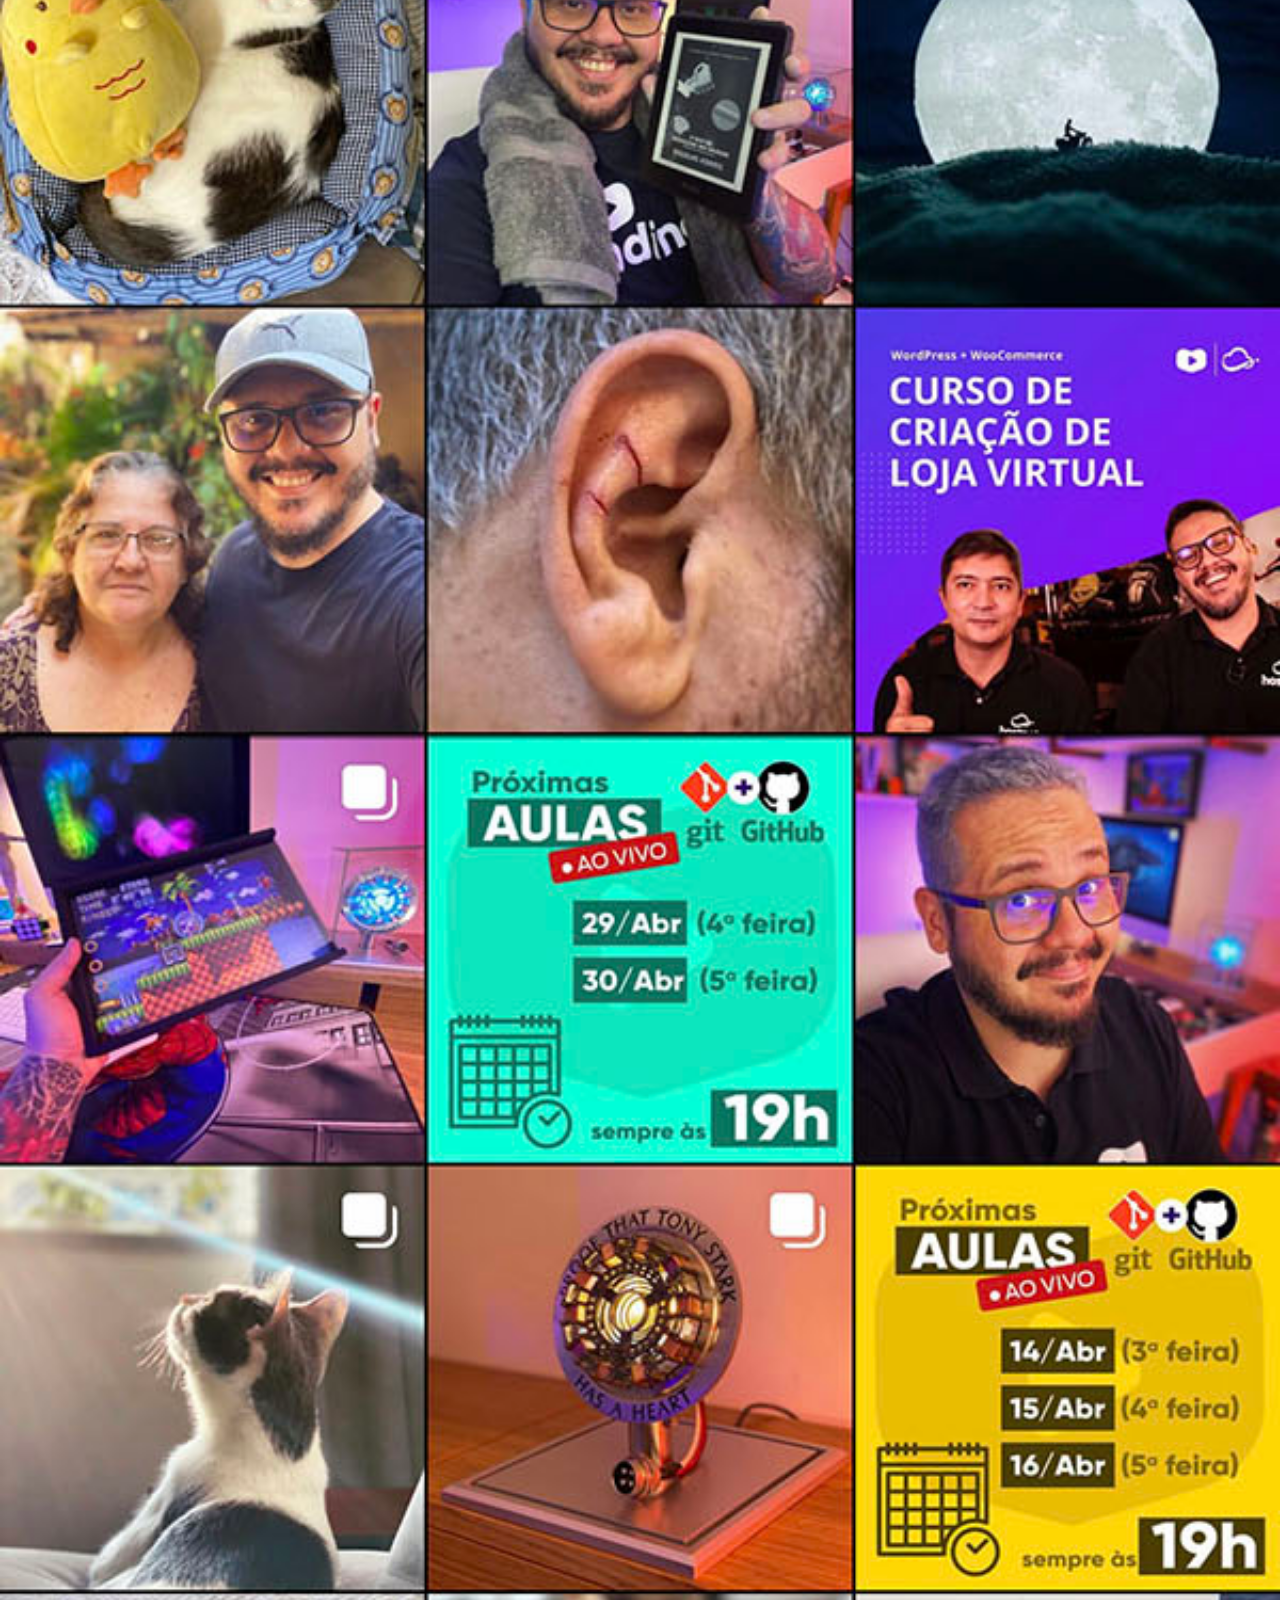
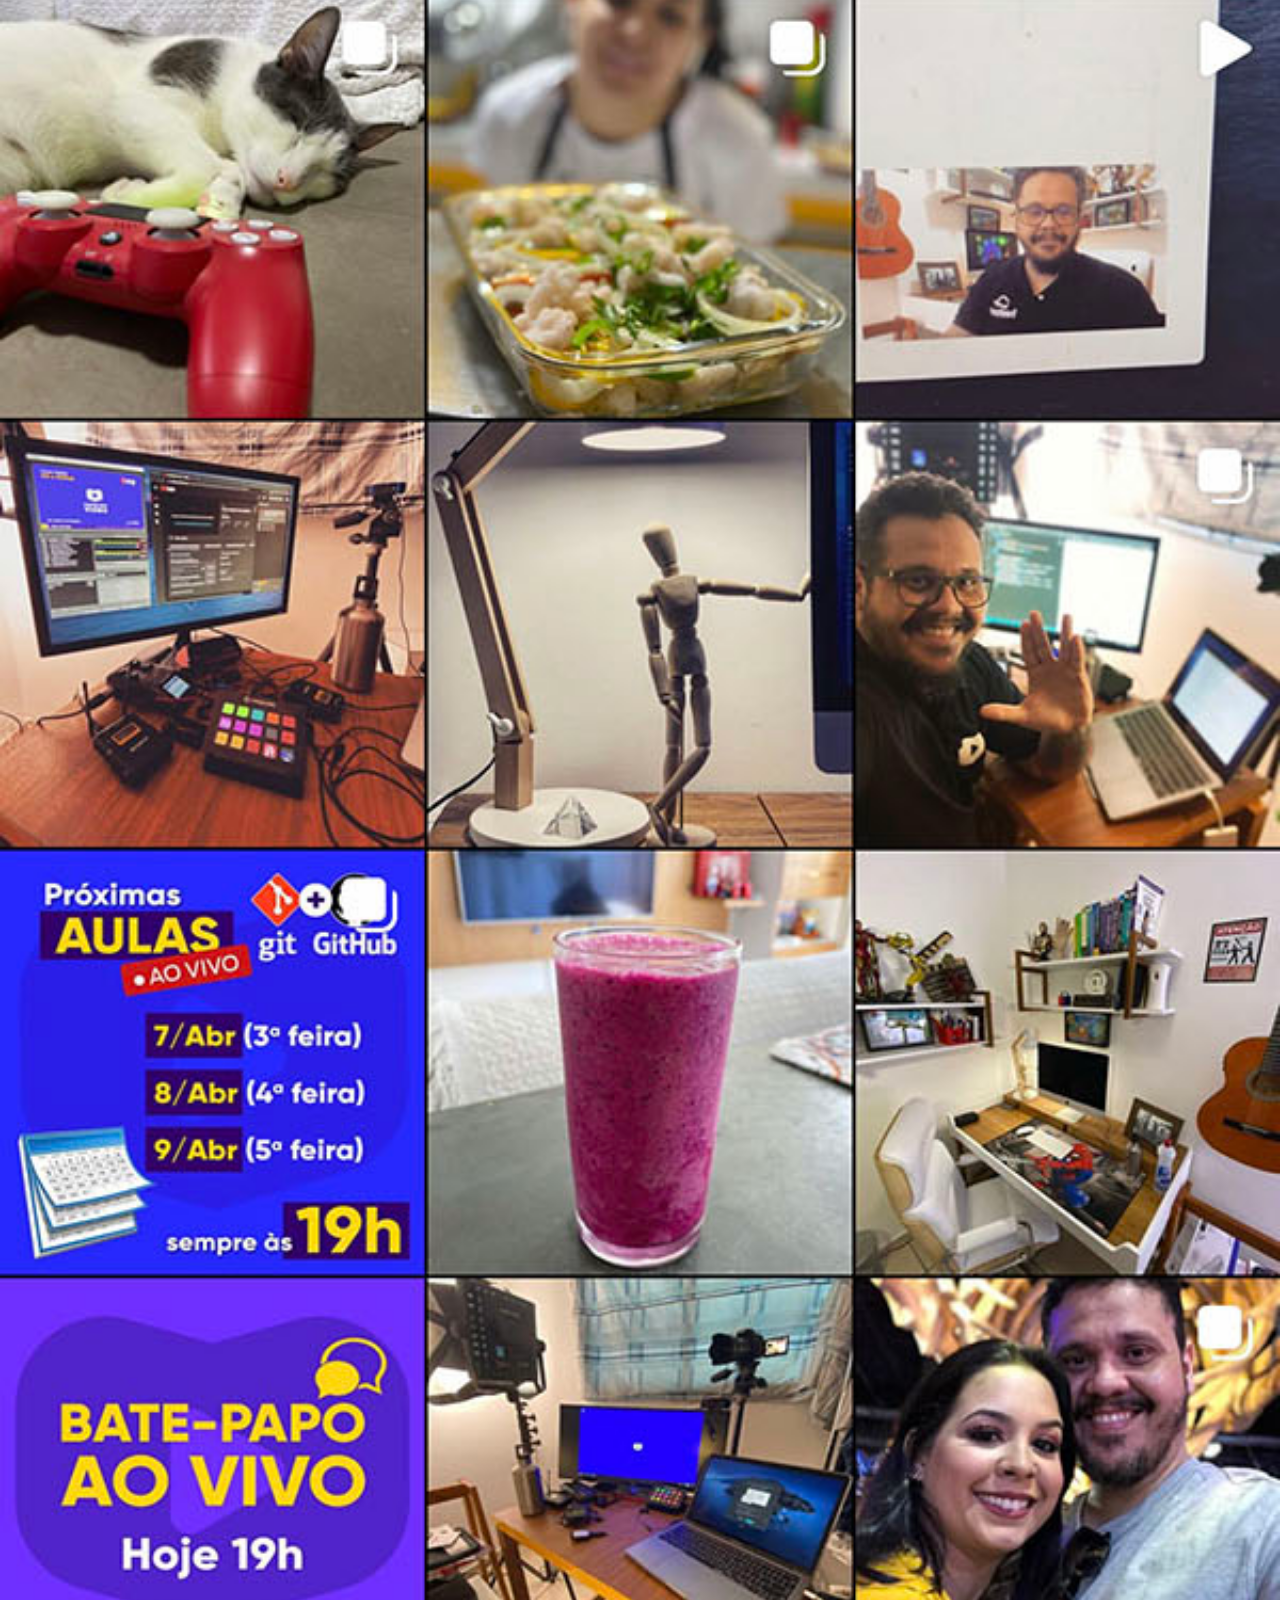
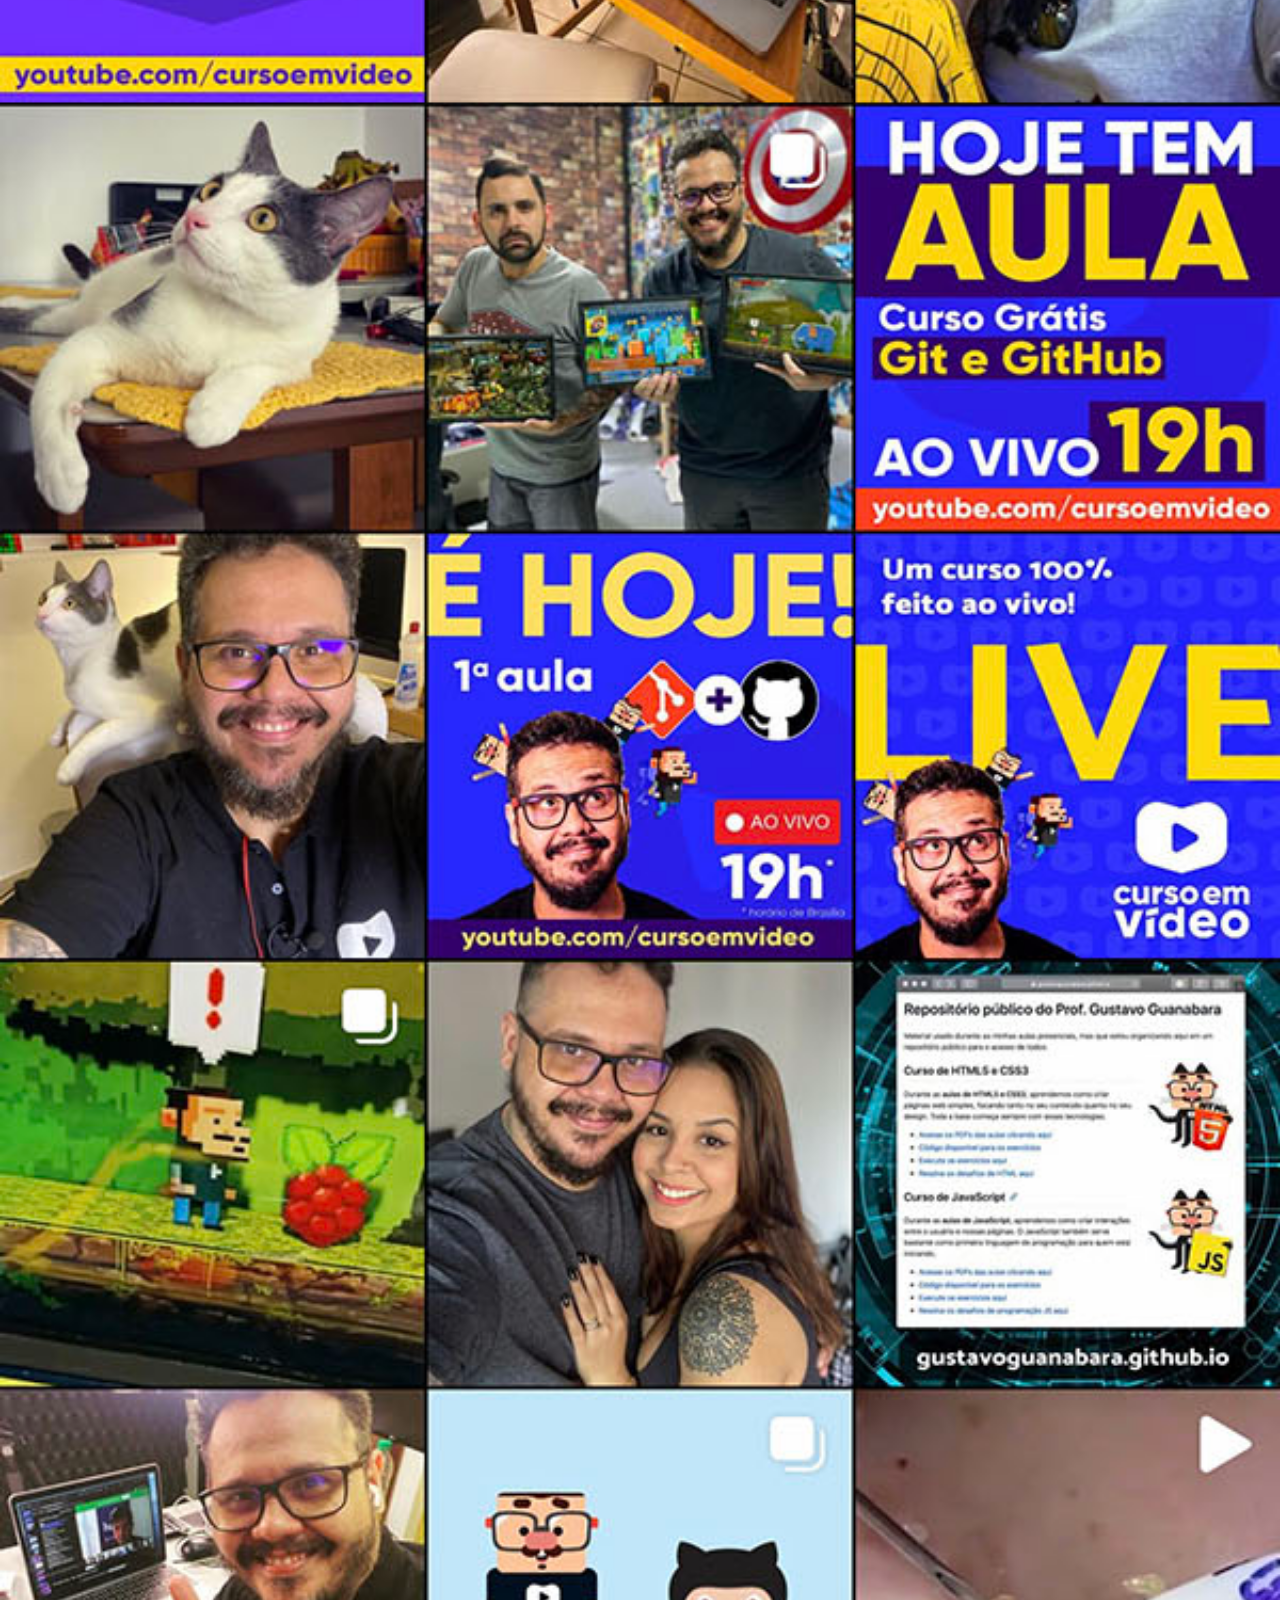
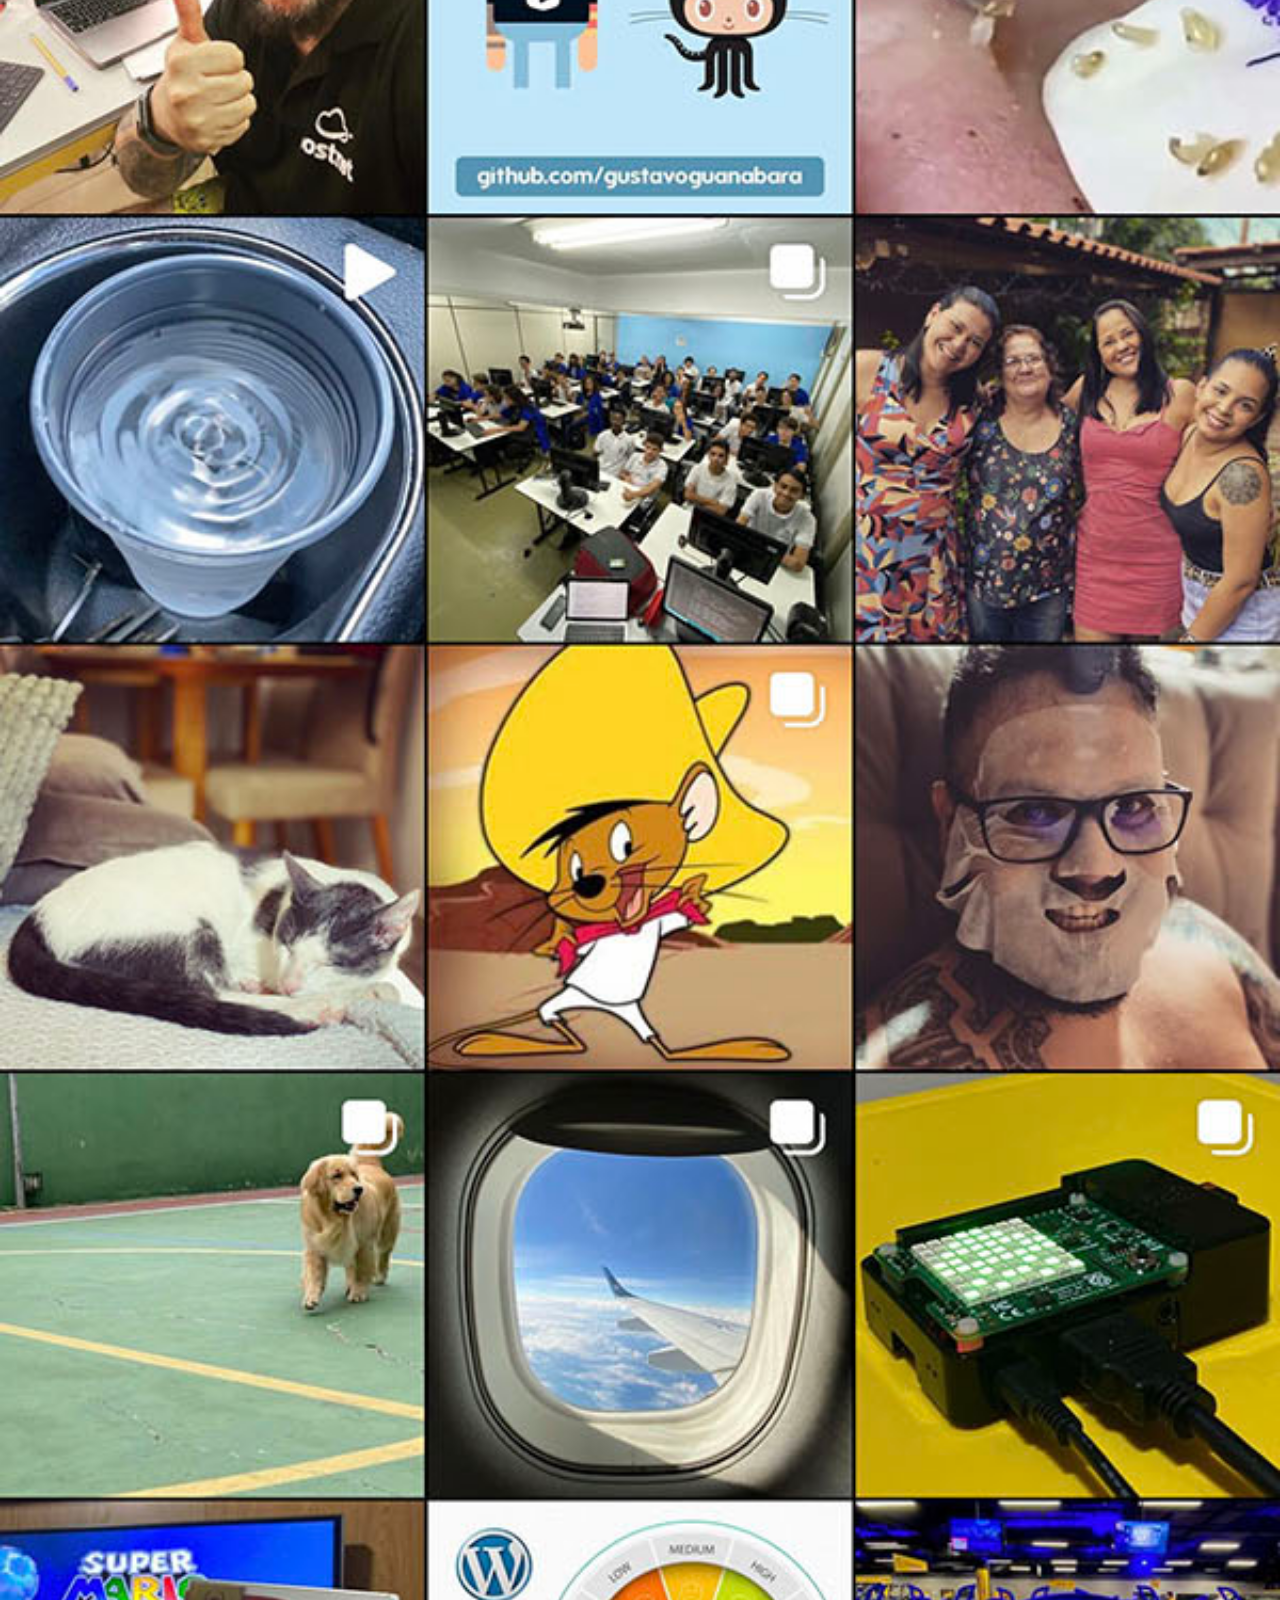
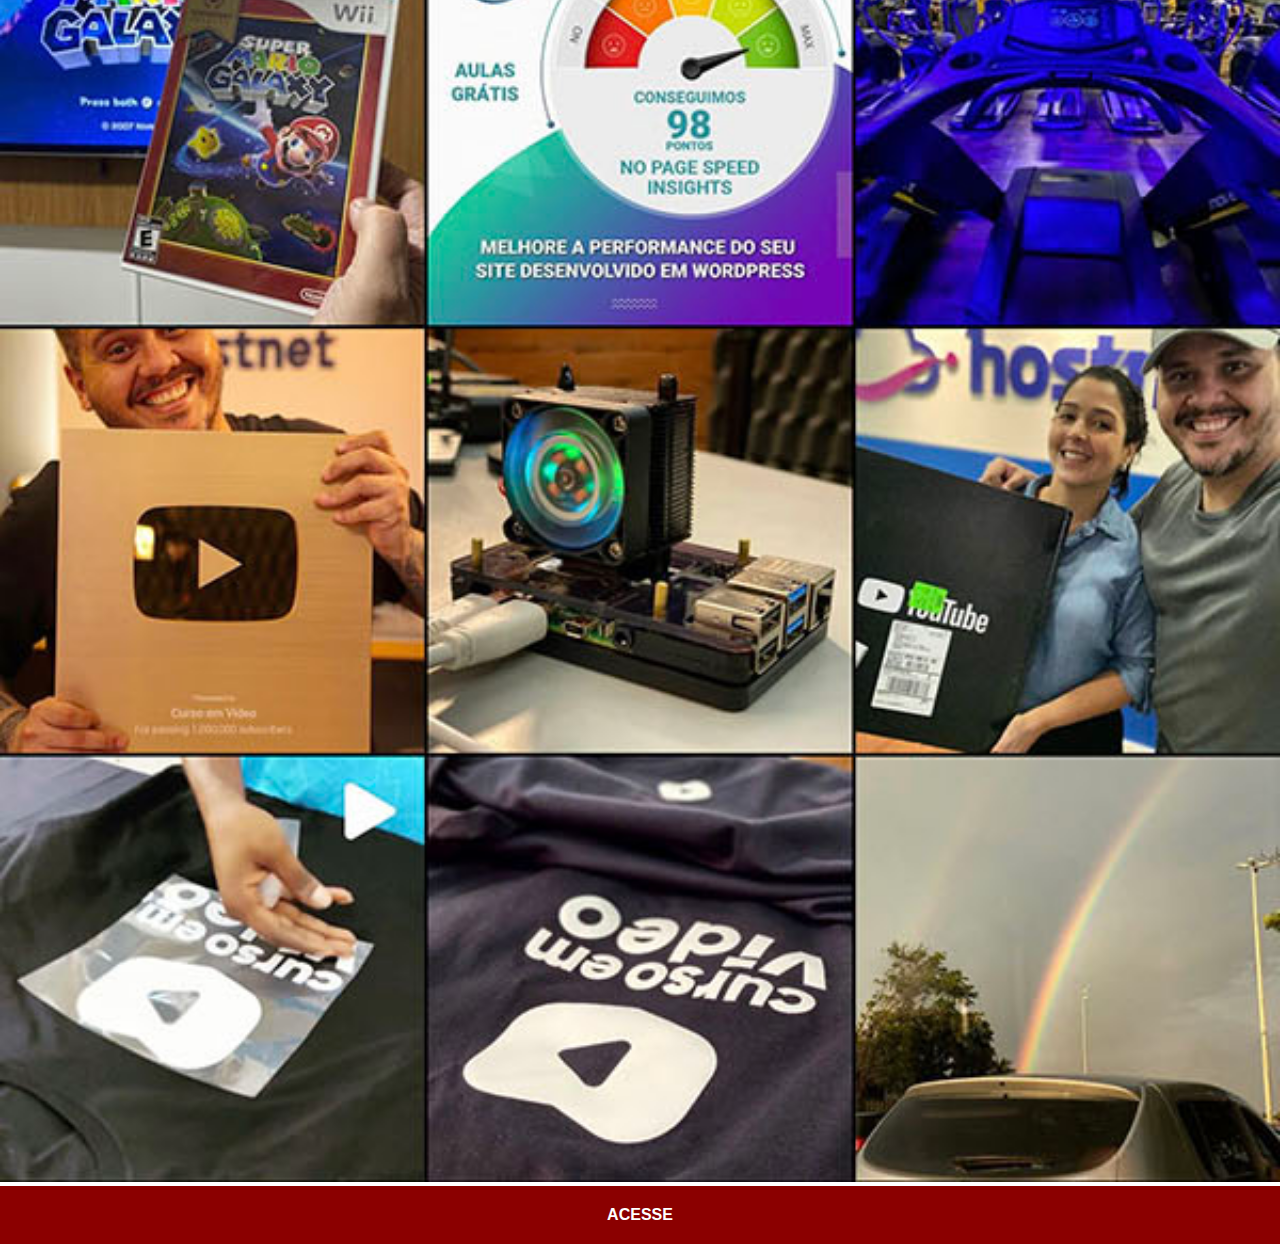
<file: instagram.html>
<!DOCTYPE html>
<html lang="pt-br">
<head>
    <meta charset="UTF-8">
    <meta name="viewport" content="width=device-width, initial-scale=1.0">
    <title>Instagram</title>
    <link rel="stylesheet" href="style/social.css">
</head>
<body>
    <img src="imagens/tela-instagram.jpg" alt="Instagram"> <a href="https://www.instagram.com/gustavoguanabara/" target="_blank">ACESSE</a>
</body>
</html>
</file>
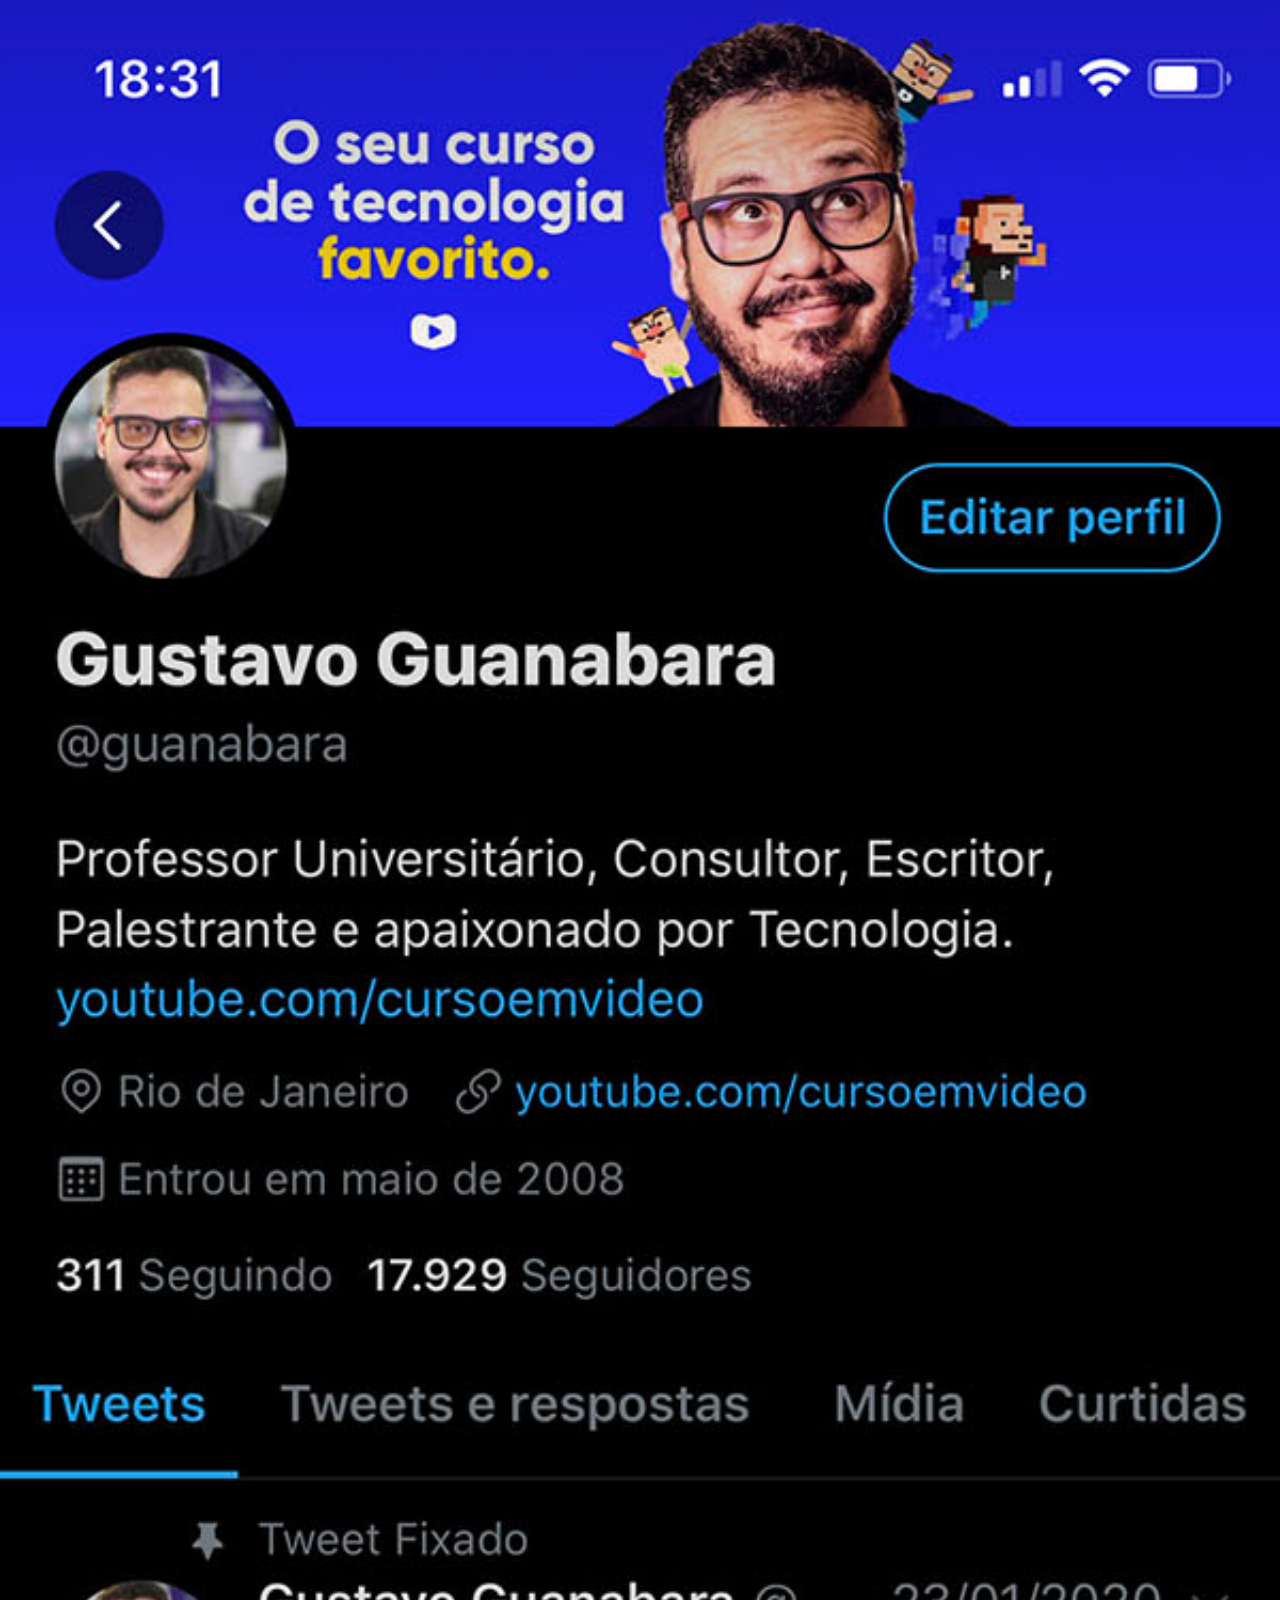
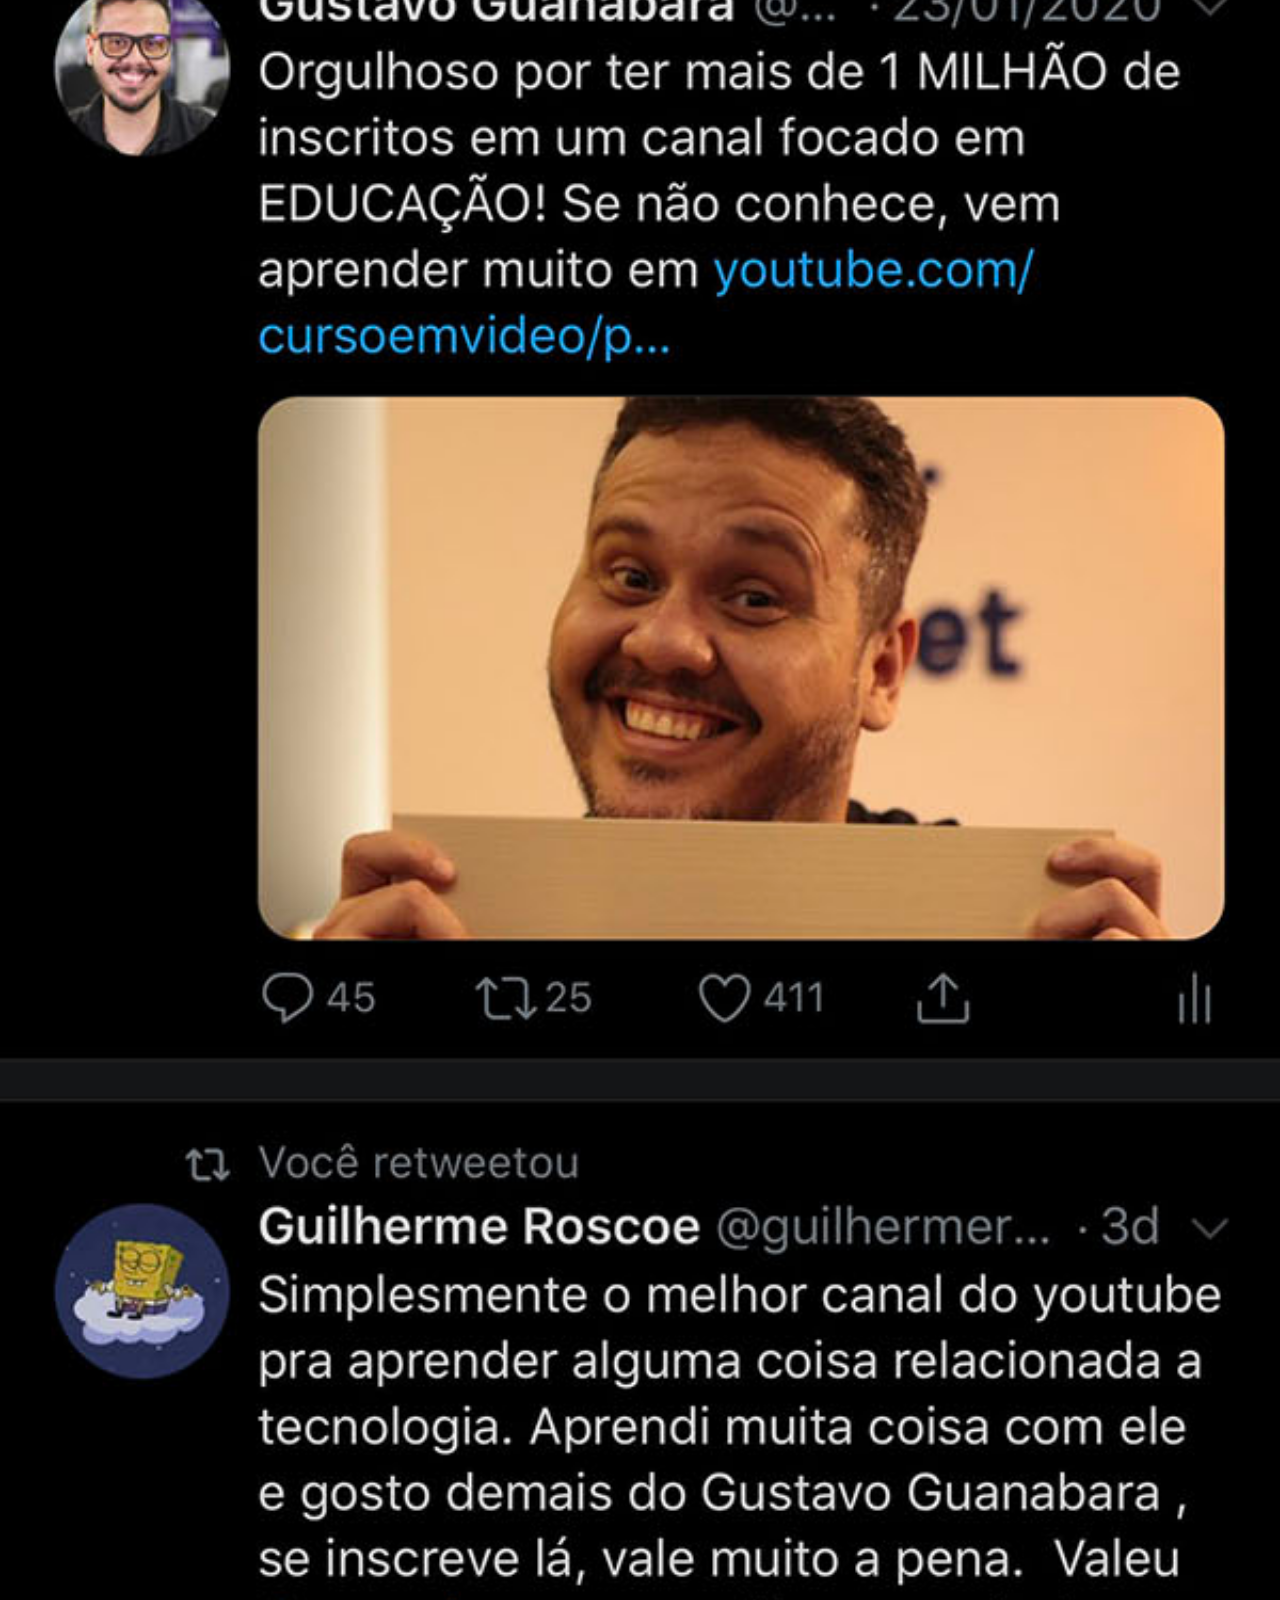
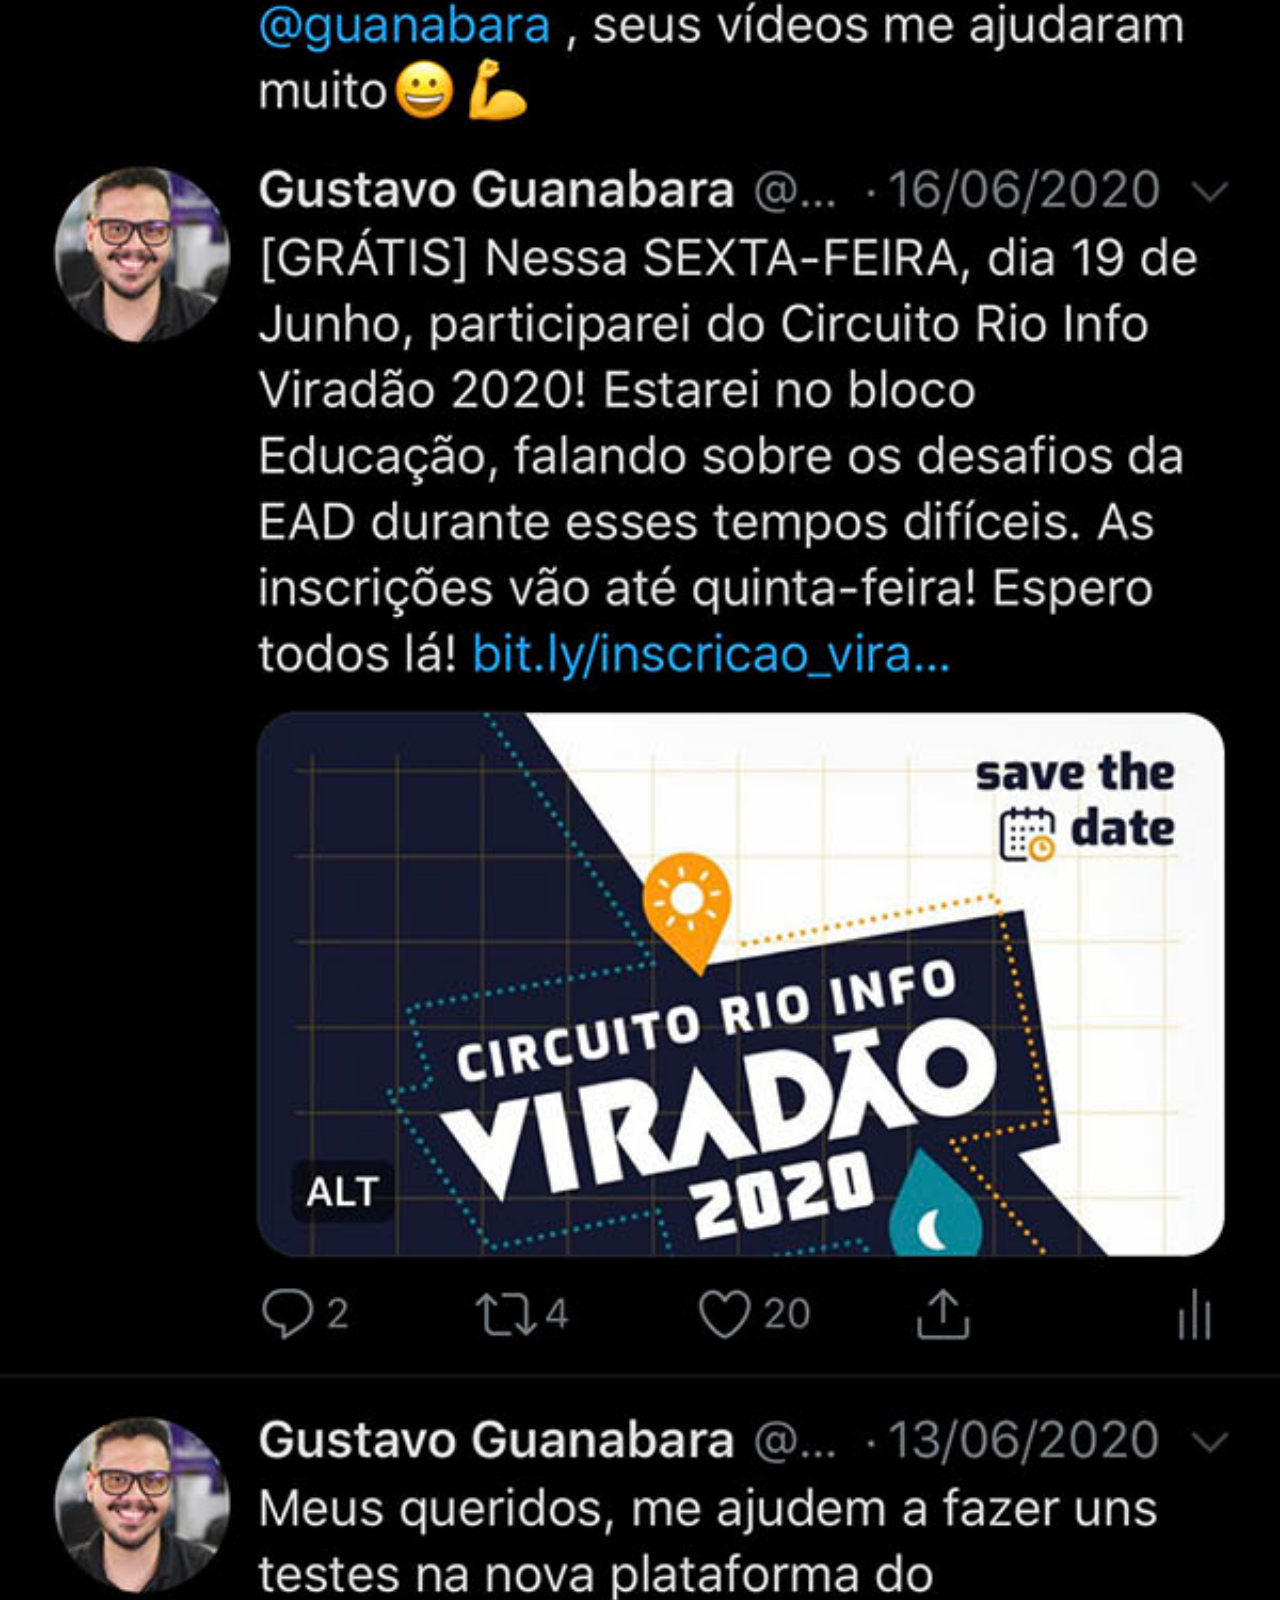
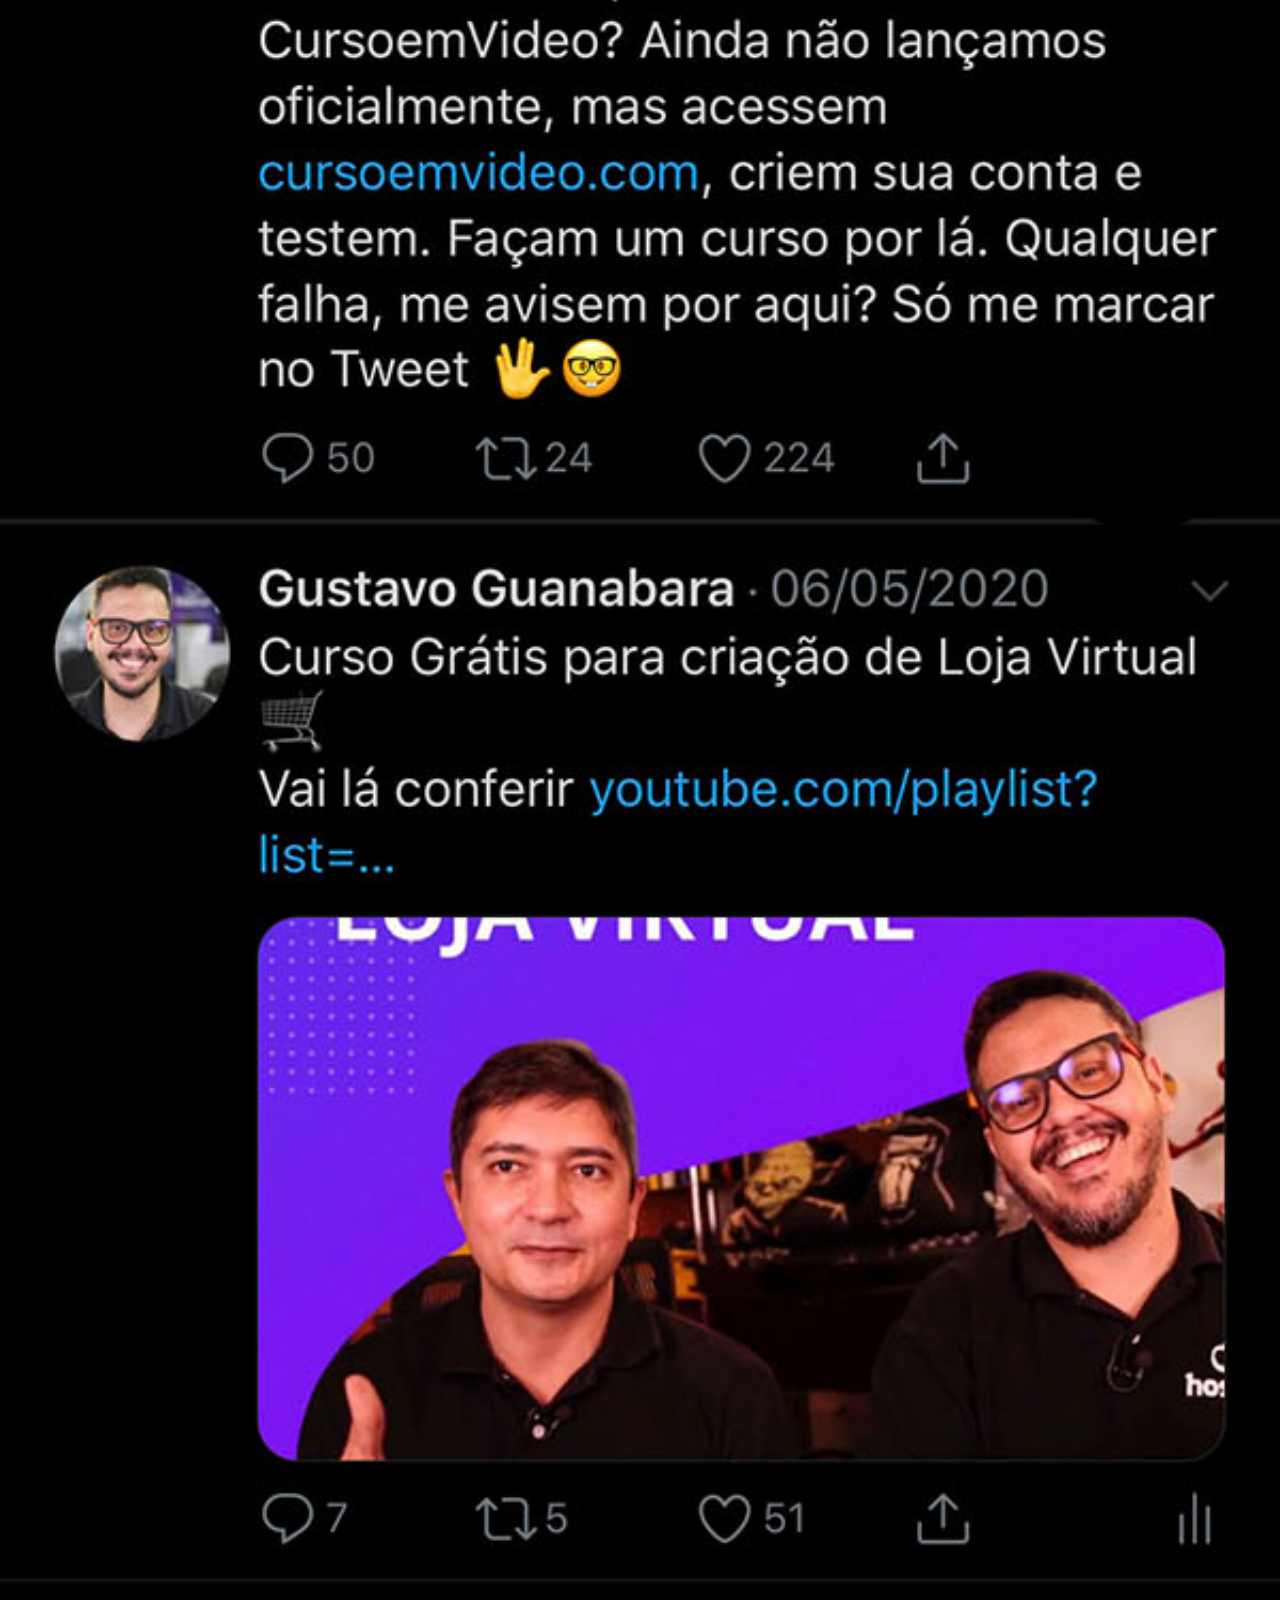
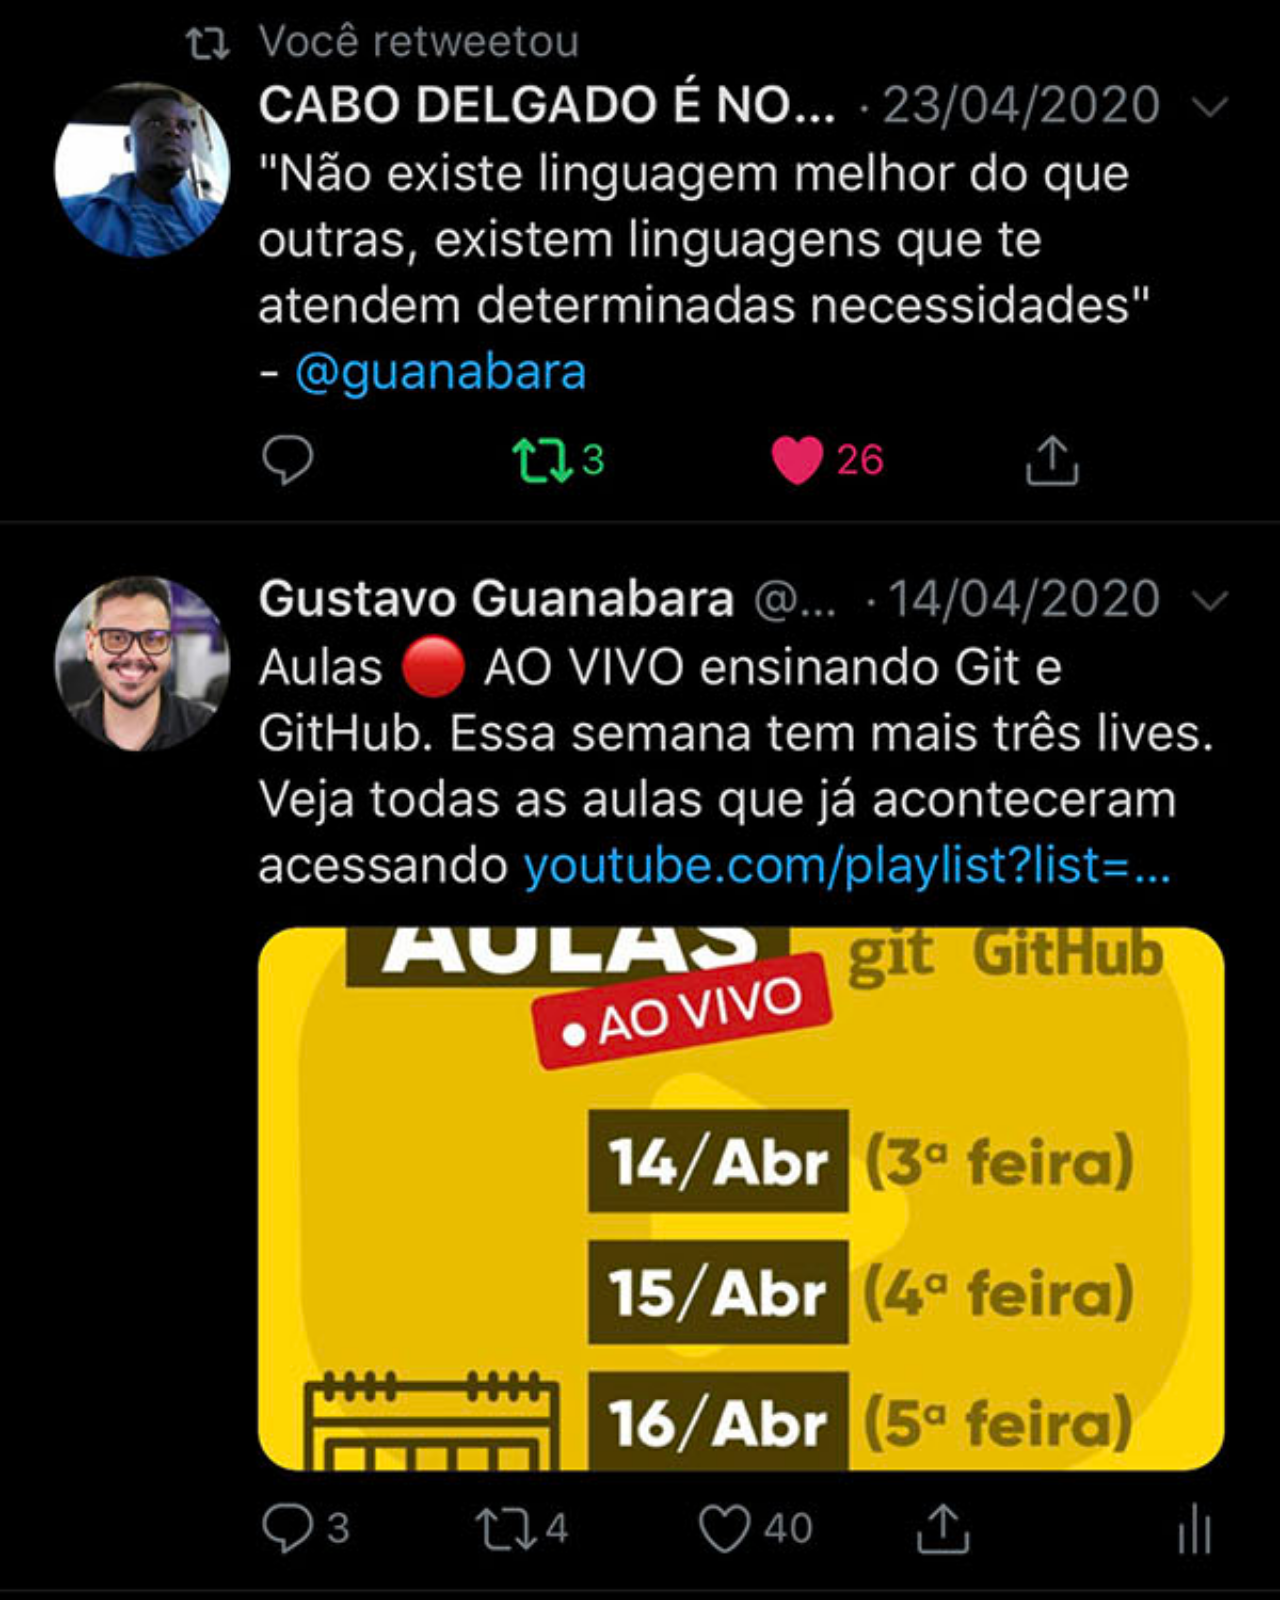
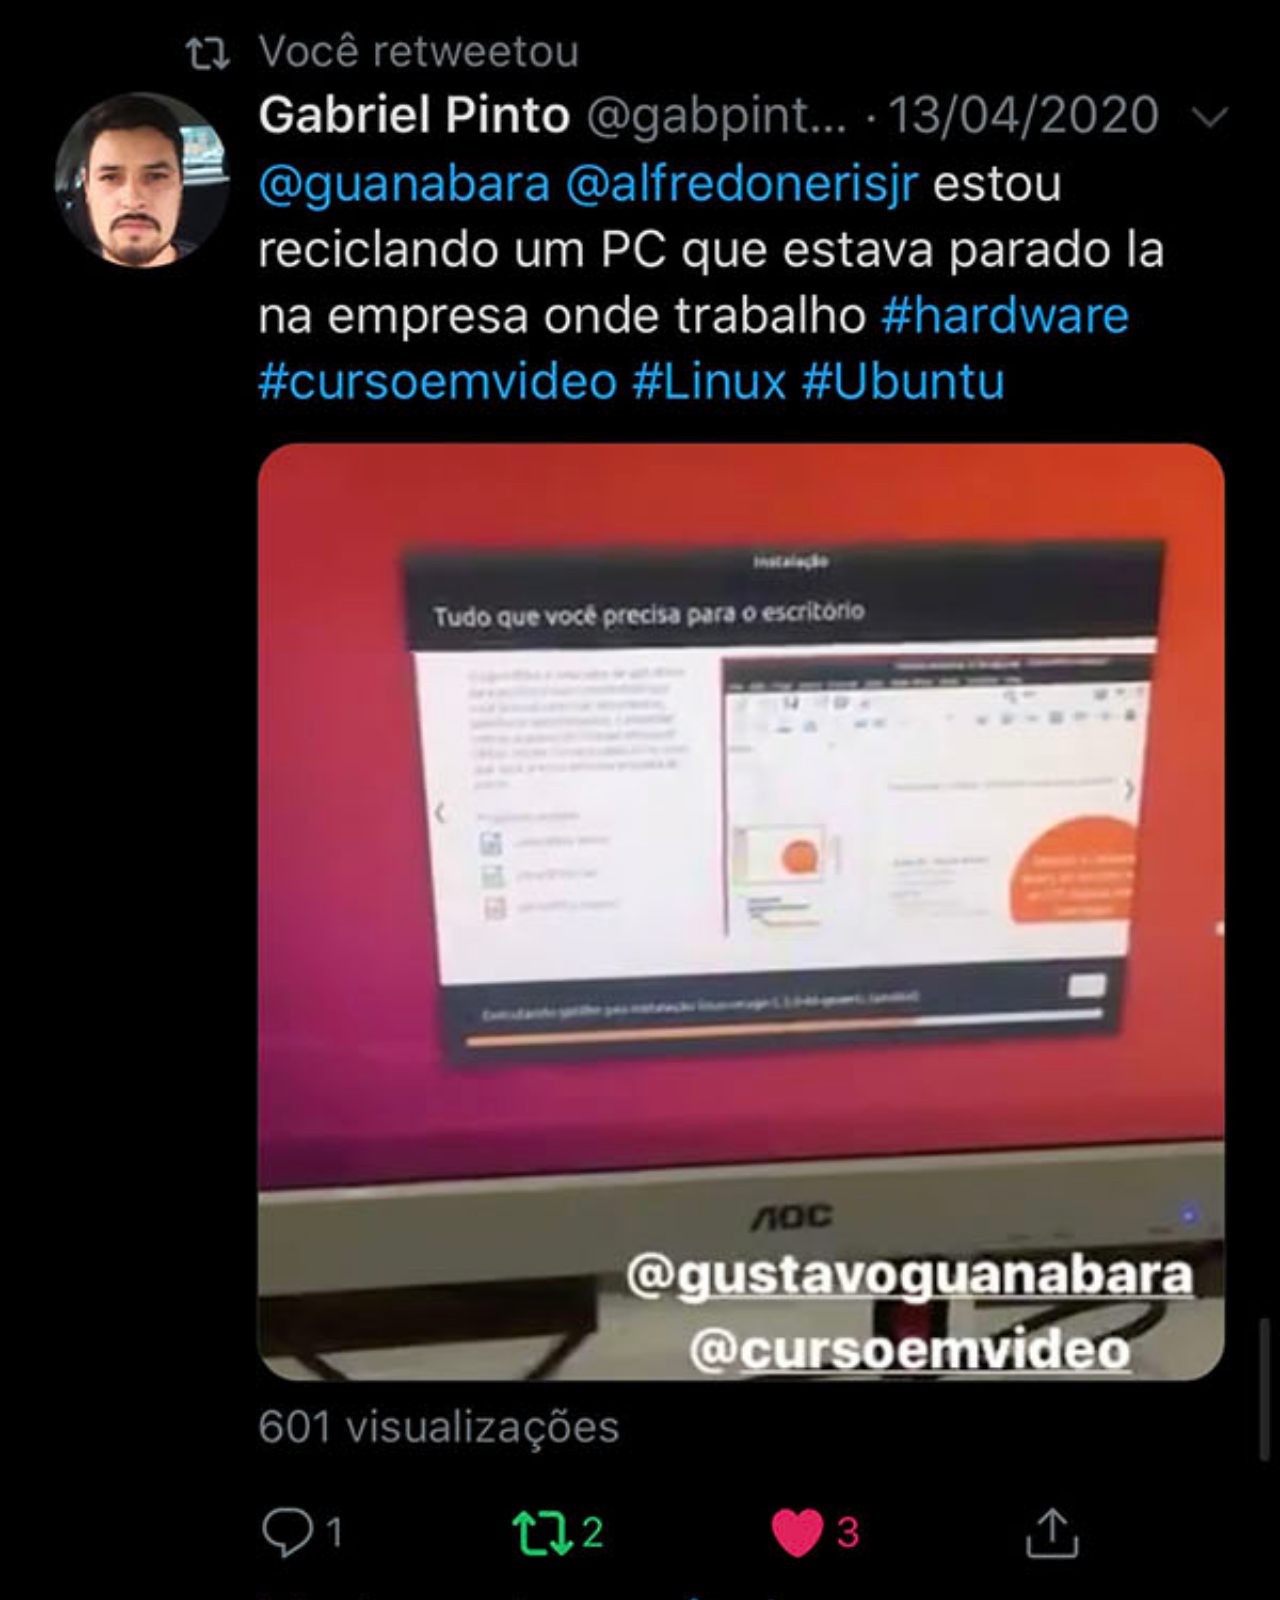
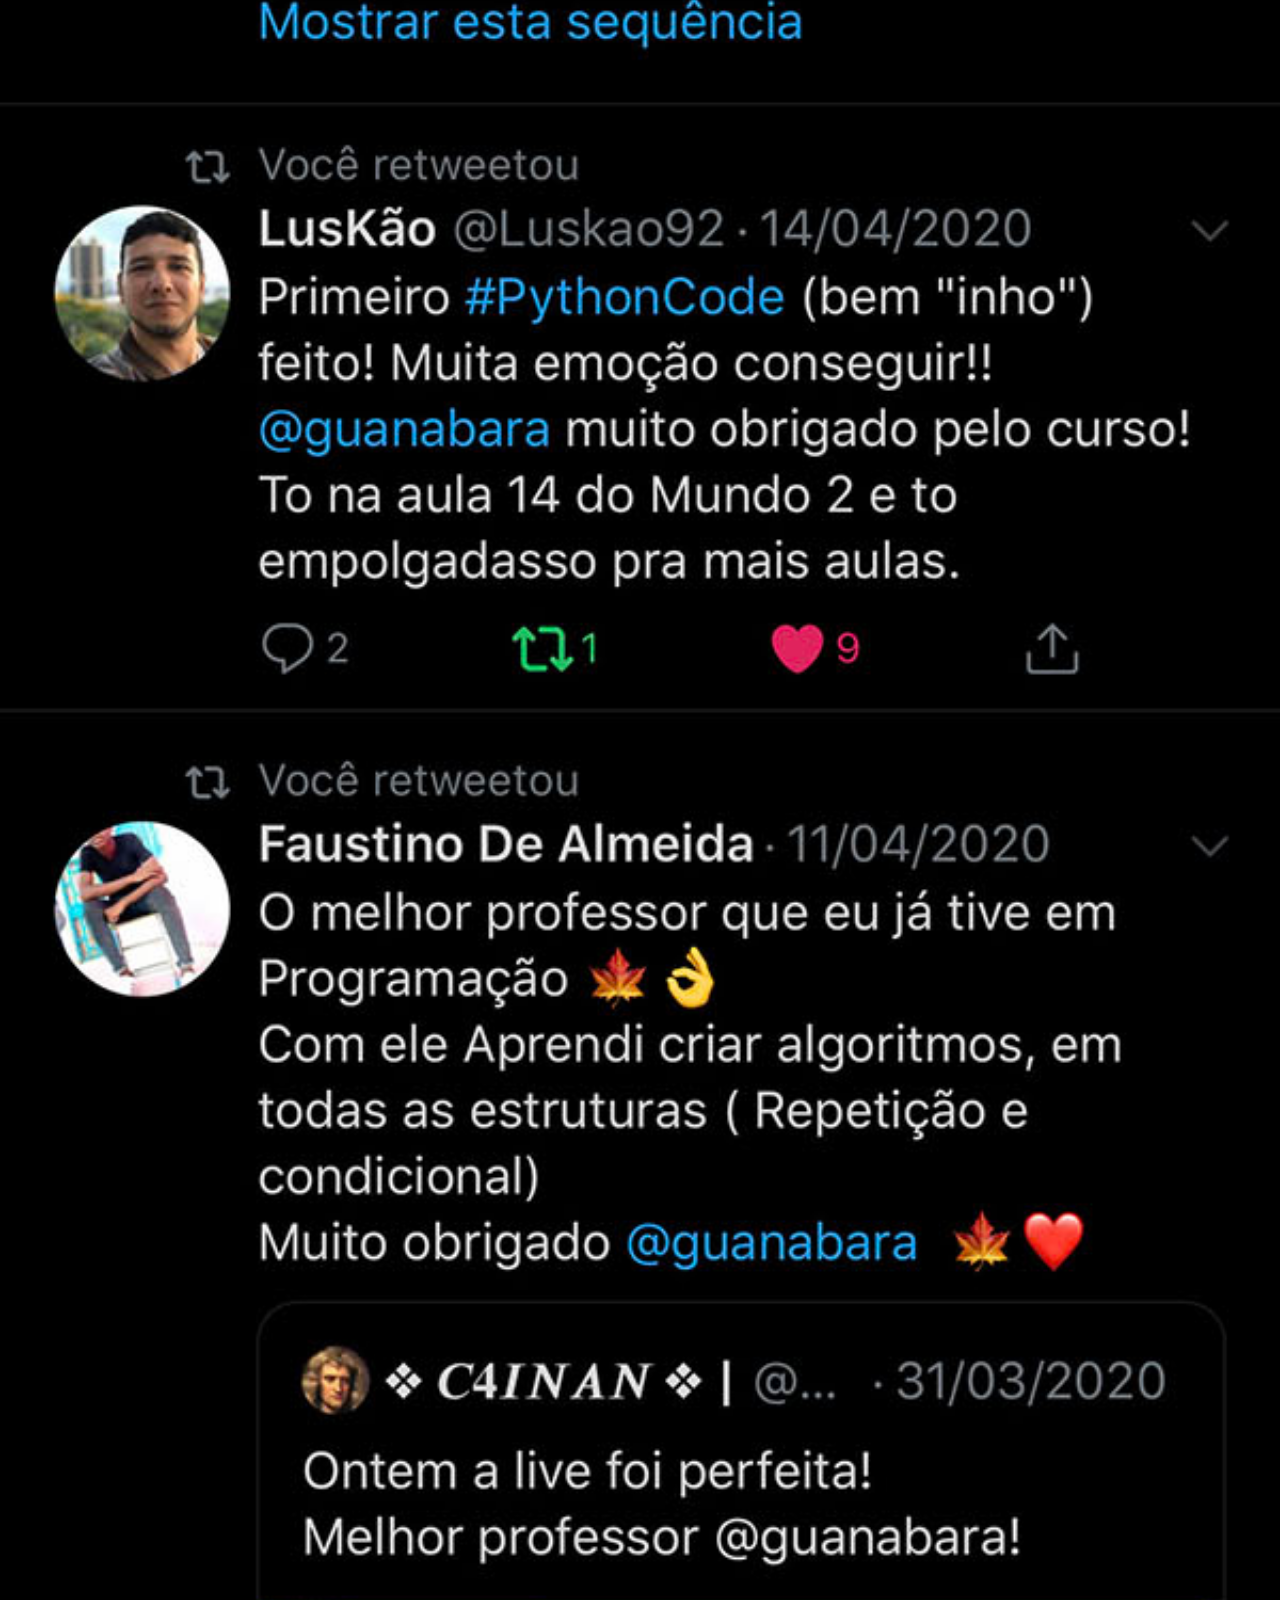
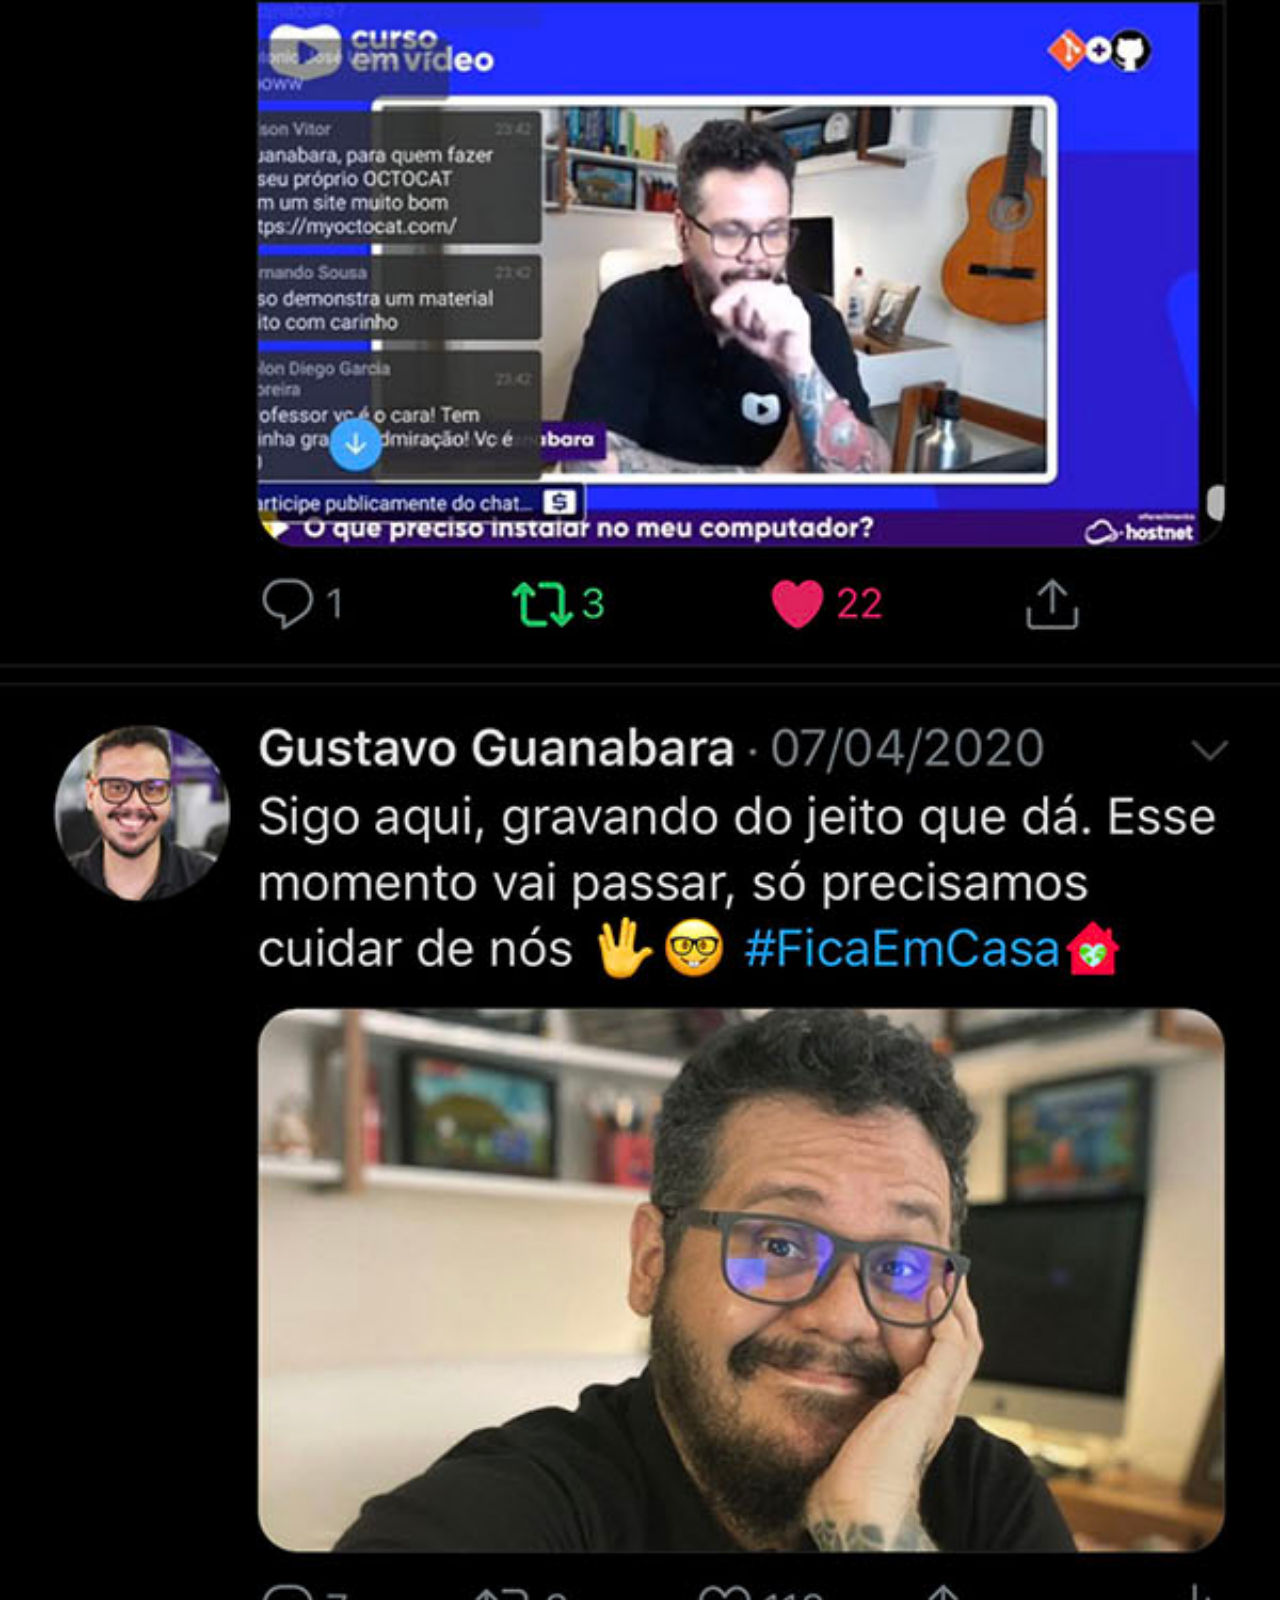
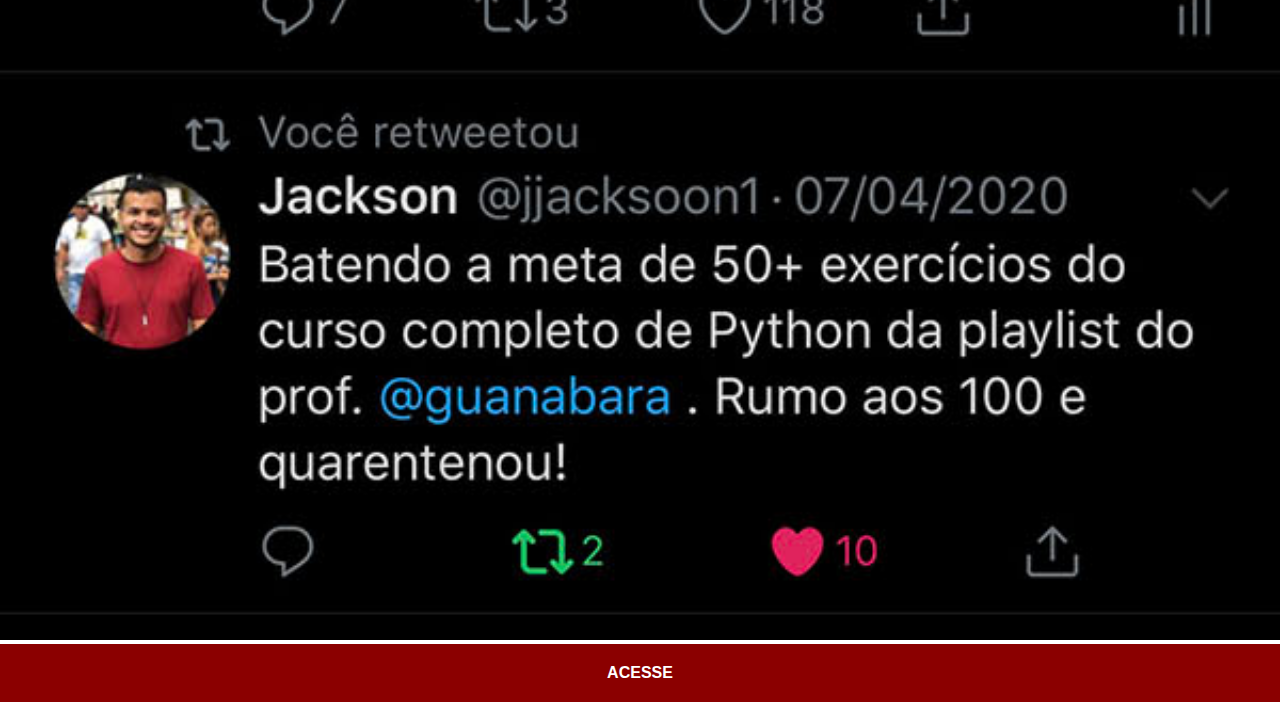
<file: twitter.html>
<!DOCTYPE html>
<html lang="pt--br">
<head>
    <meta charset="UTF-8">
    <meta name="viewport" content="width=device-width, initial-scale=1.0">
    <title>Twitter</title>
    <link rel="stylesheet" href="style/social.css">
</head>
<body>
    <img src="imagens/tela-twitter.jpg" alt="Twitter"> <a href="https://x.com/guanabara" target="_blank">ACESSE</a>
</body>
</html>
</file>
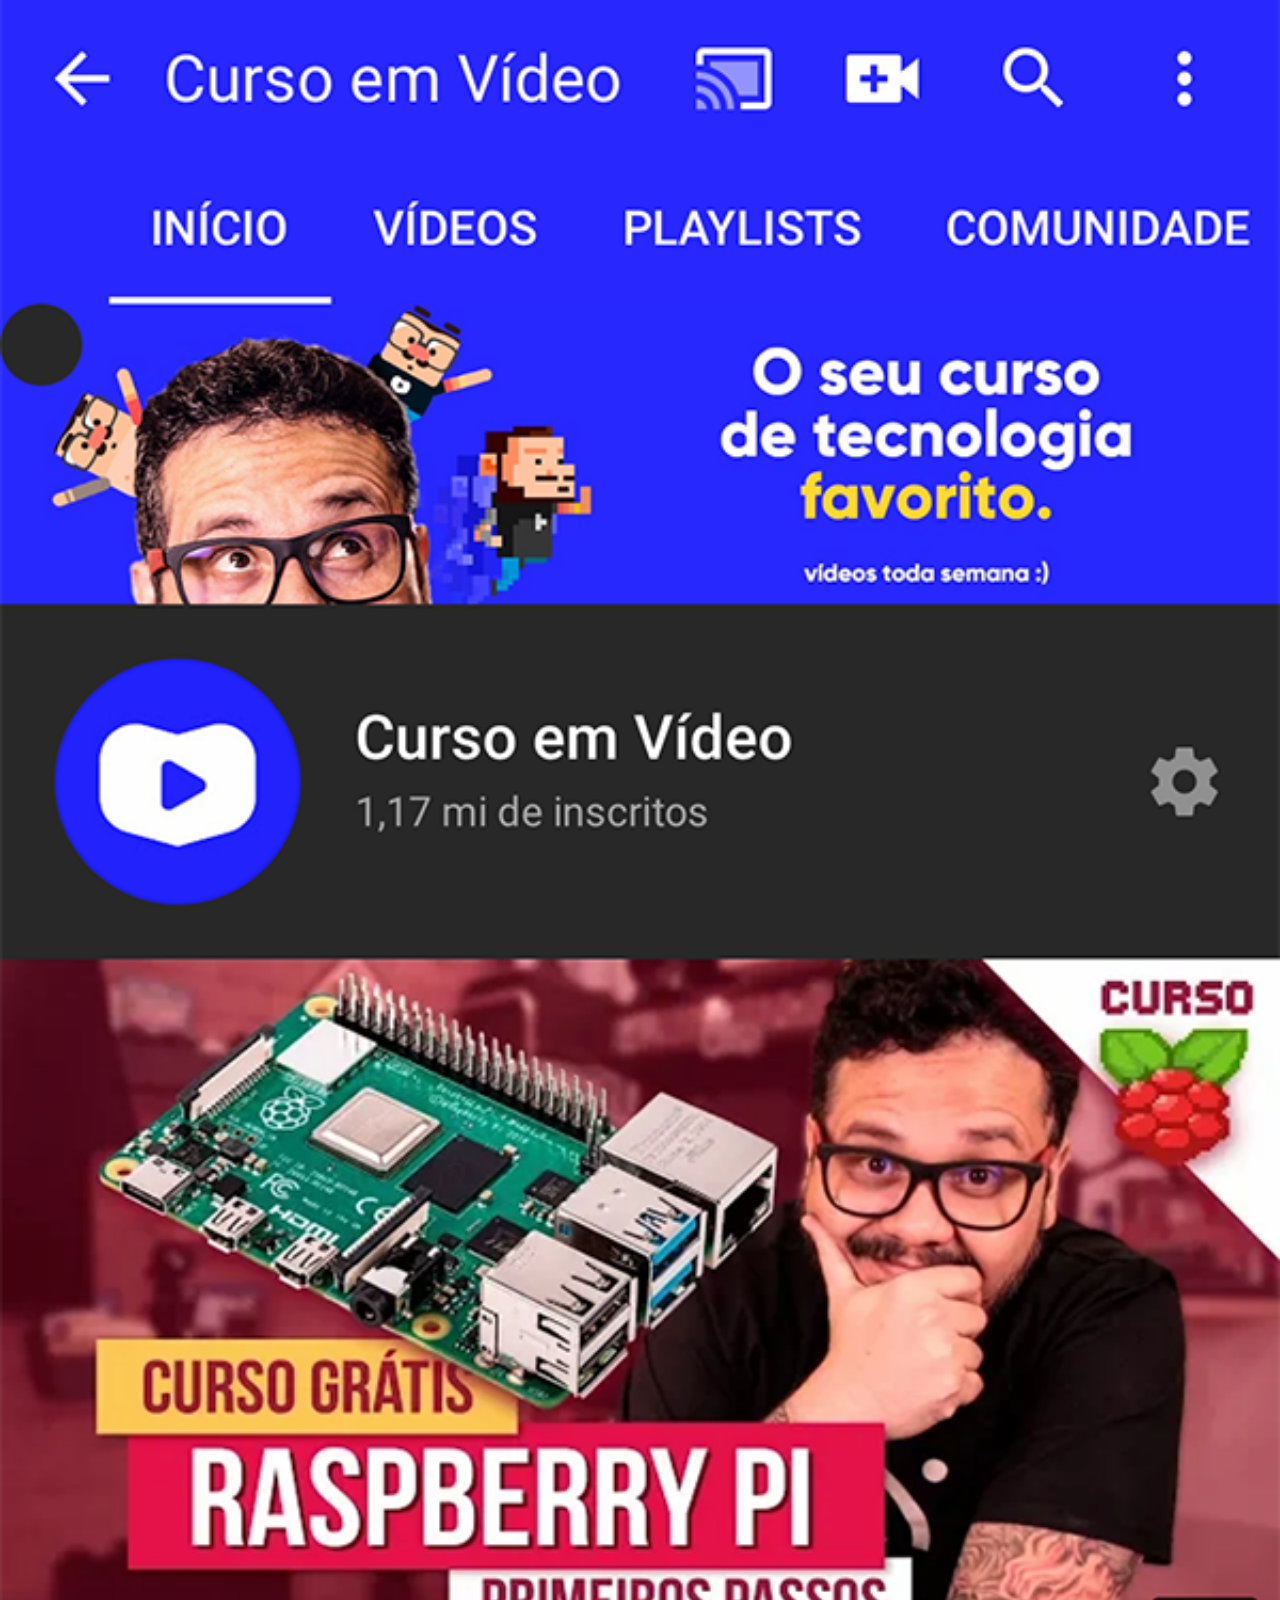
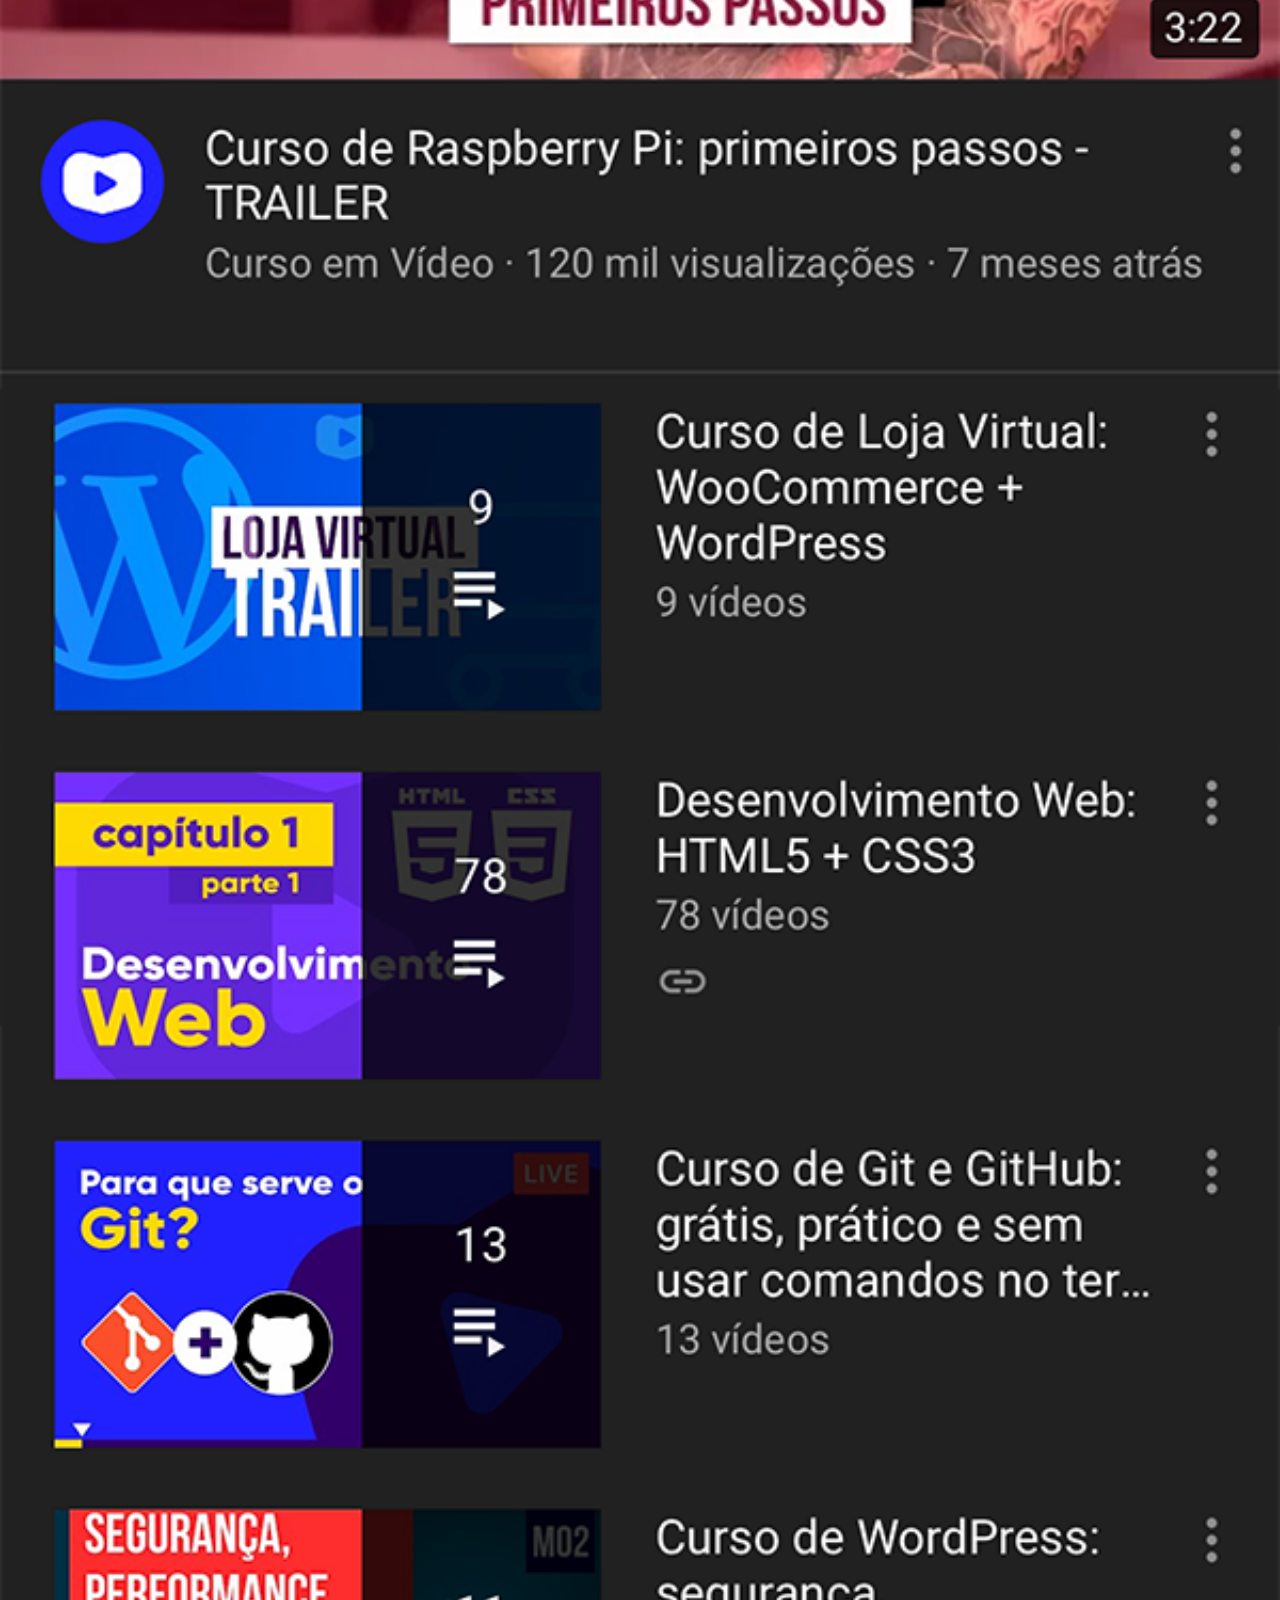
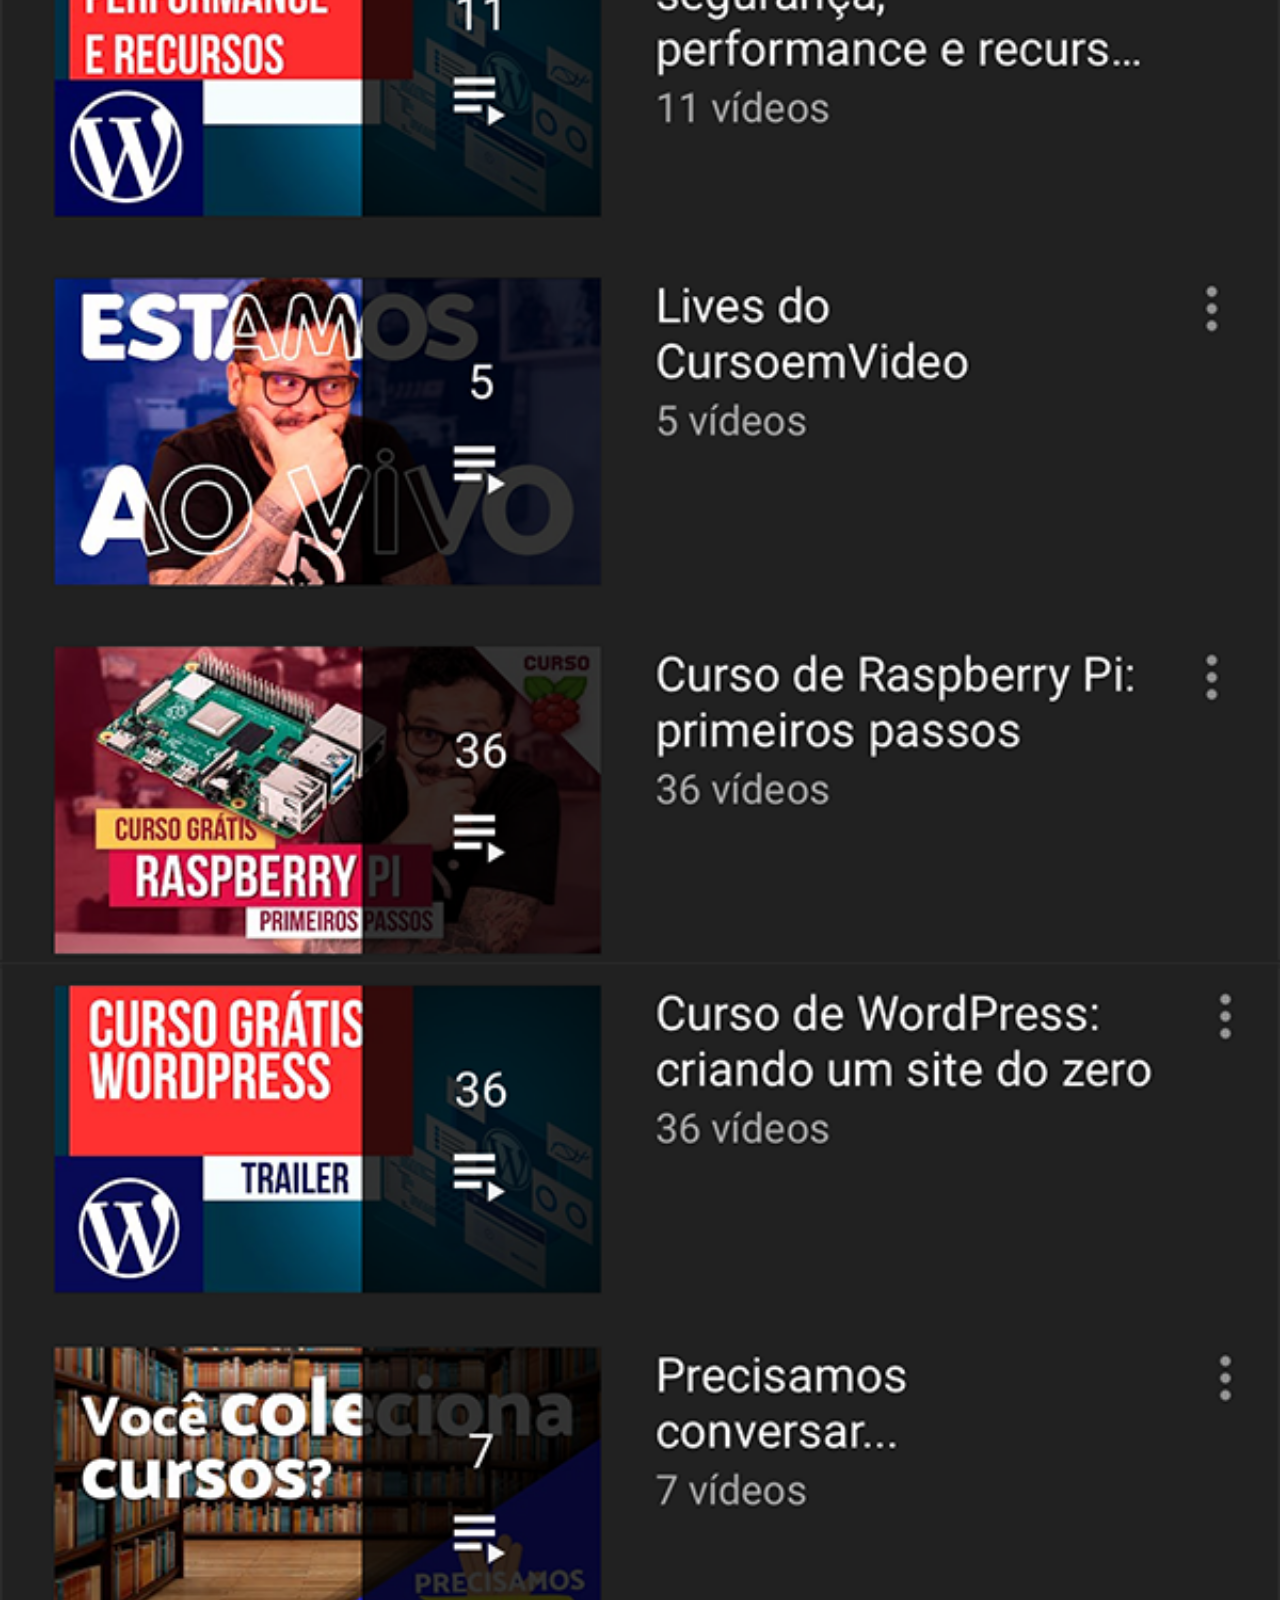
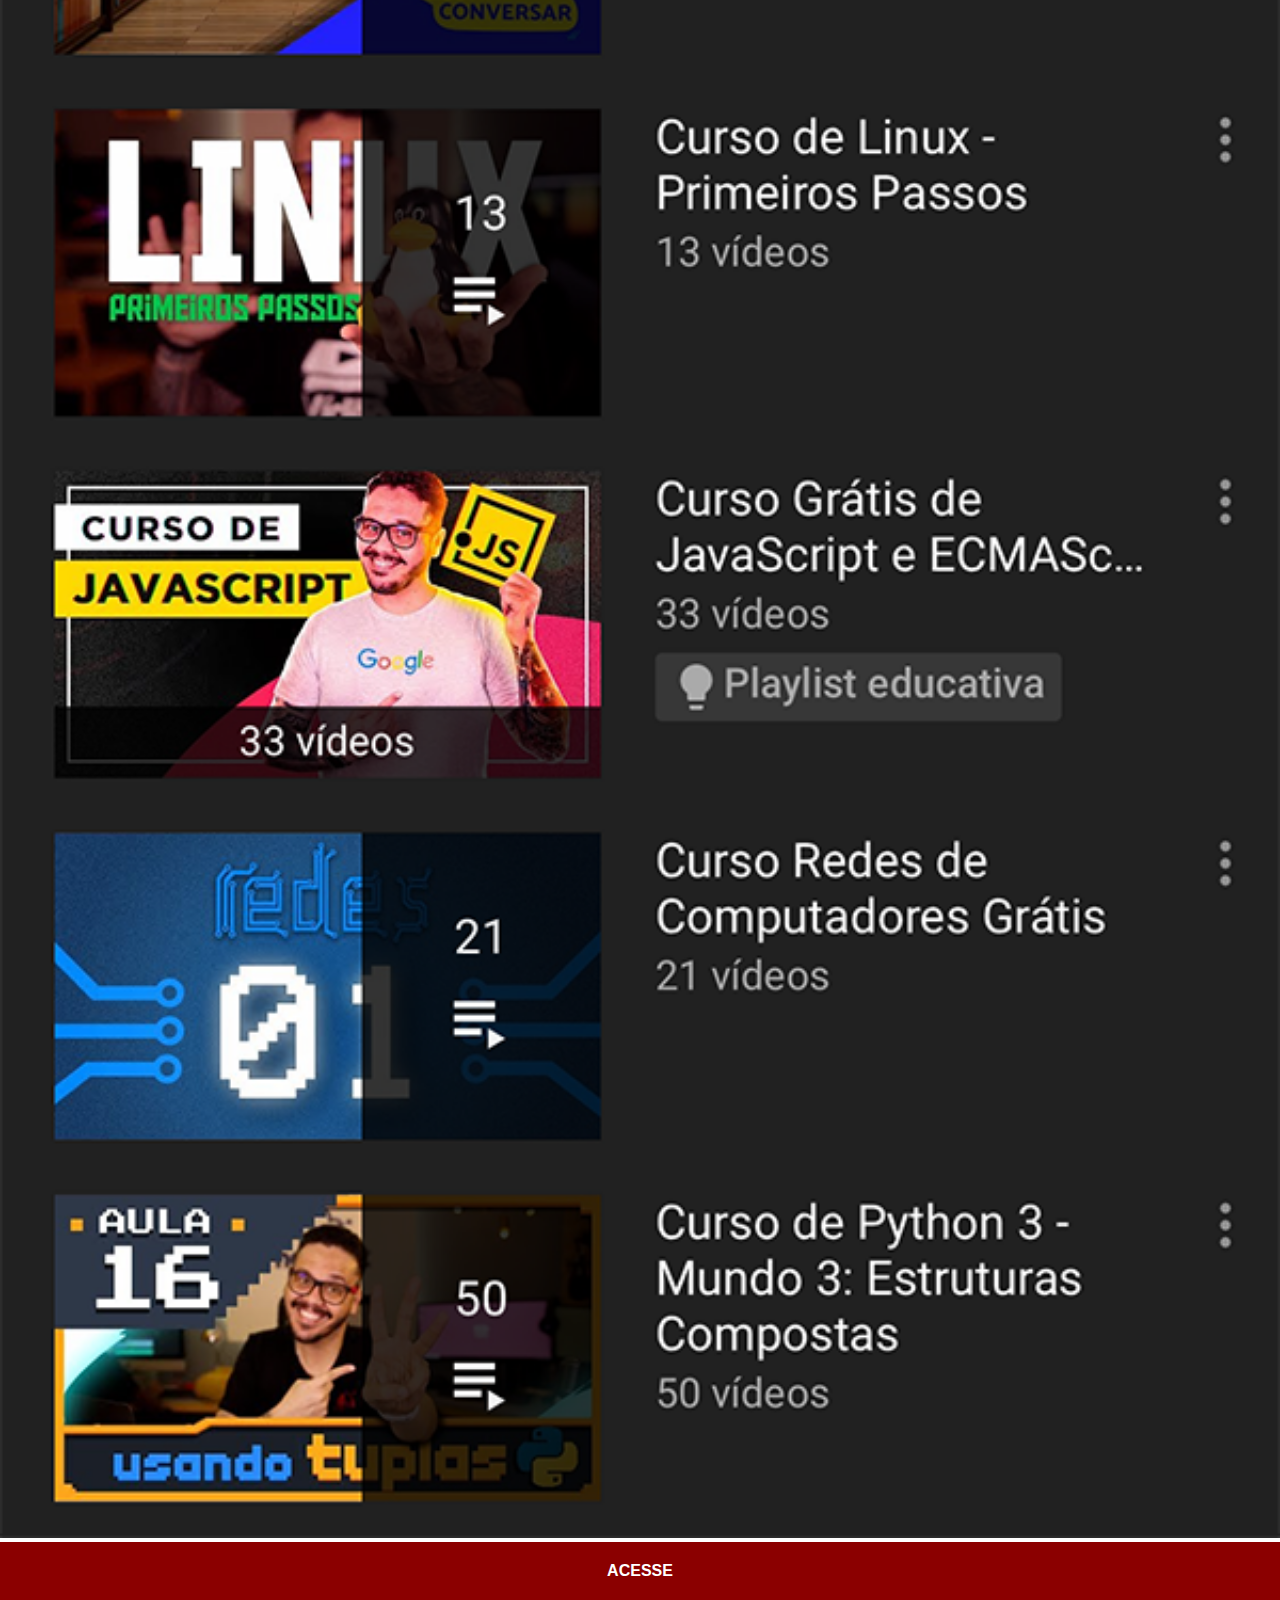
<file: youtube.html>
<!DOCTYPE html>
<html lang="pt-br">
<head>
    <meta charset="UTF-8">
    <meta name="viewport" content="width=device-width, initial-scale=1.0">
    <title>YouTube</title>
    <link rel="stylesheet" href="style/social.css">
</head>
<body>
    <img src="imagens/tela-youtube.png" alt="YouTube"> <a href="https://www.youtube.com/c/CursoemV%C3%ADdeo" target="_blank"> ACESSE</a>
</body>
</html>
</file>
<file: style/style.css>
@charset " UTF 8";

* {
    margin: 0px;
    padding: 0px;
    font-family: Arial, Helvetica, sans-serif;
}

html, body {
    height: 100vh;
    width: 100vw;
    background-color: gray;
}

body {
    background: url(../imagens/fundo-madeira.jpg) no-repeat top center;
    background-size: cover;
    background-attachment: fixed;
}

main {
    height: 100vh;
    position: relative;
}

section#telefone {
    background: url('../imagens/frame-iphone.png') no-repeat;
    height: 627px;
    width: 311px;
    position: absolute;
    top: 50%; /*Posicionamemto*/
    left: 50%; /*Posicionamemto*/
    transform: translate(-50%, -50%); /*Posicionamemto*/ 
}

iframe#tela {
    position: relative;
    top: 80px;
    left: 22px;
    width: 267px;
    height: 471px;
}

section#redes-sociais {
    text-align: right;
}

section#redes-sociais img {
    width: 40px;
    height: 40px;
    margin: 10px;
    border-radius: 50%;
    box-shadow: 2px 2px 4px rgba(0, 0, 0, 0.418);
    box-sizing: border-box; /*Refere ao efeito hover*/
}

section#redes-sociais img:hover {
    border: 2px solid white;
    transform: translate(-4px, -4px); /*Refere ao efeito dos botões se mexerem*/
    box-shadow: 4px 4px 12px rgba(0, 0, 0, 0.418);
    transition: transform 0.4s;
}
</file>
<file: style/social.css>
@charset "UTF-8";

* {
    margin: 0px;
    padding: 0px;
    font-family: Arial, Helvetica, sans-serif;
}

::-webkit-scrollbar { /*Comando para esconder a barra de rolagem*/
    width: 0px;
    height: 0px;
}

img {
    width: 100vw;
}

a {
    display: block;
    background-color: darkred;
    color: white;
    padding: 20px;
    text-align: center;
    font-weight: bolder;
    text-decoration: none;
}

a:hover {
    background-color: red;
}
</file>
